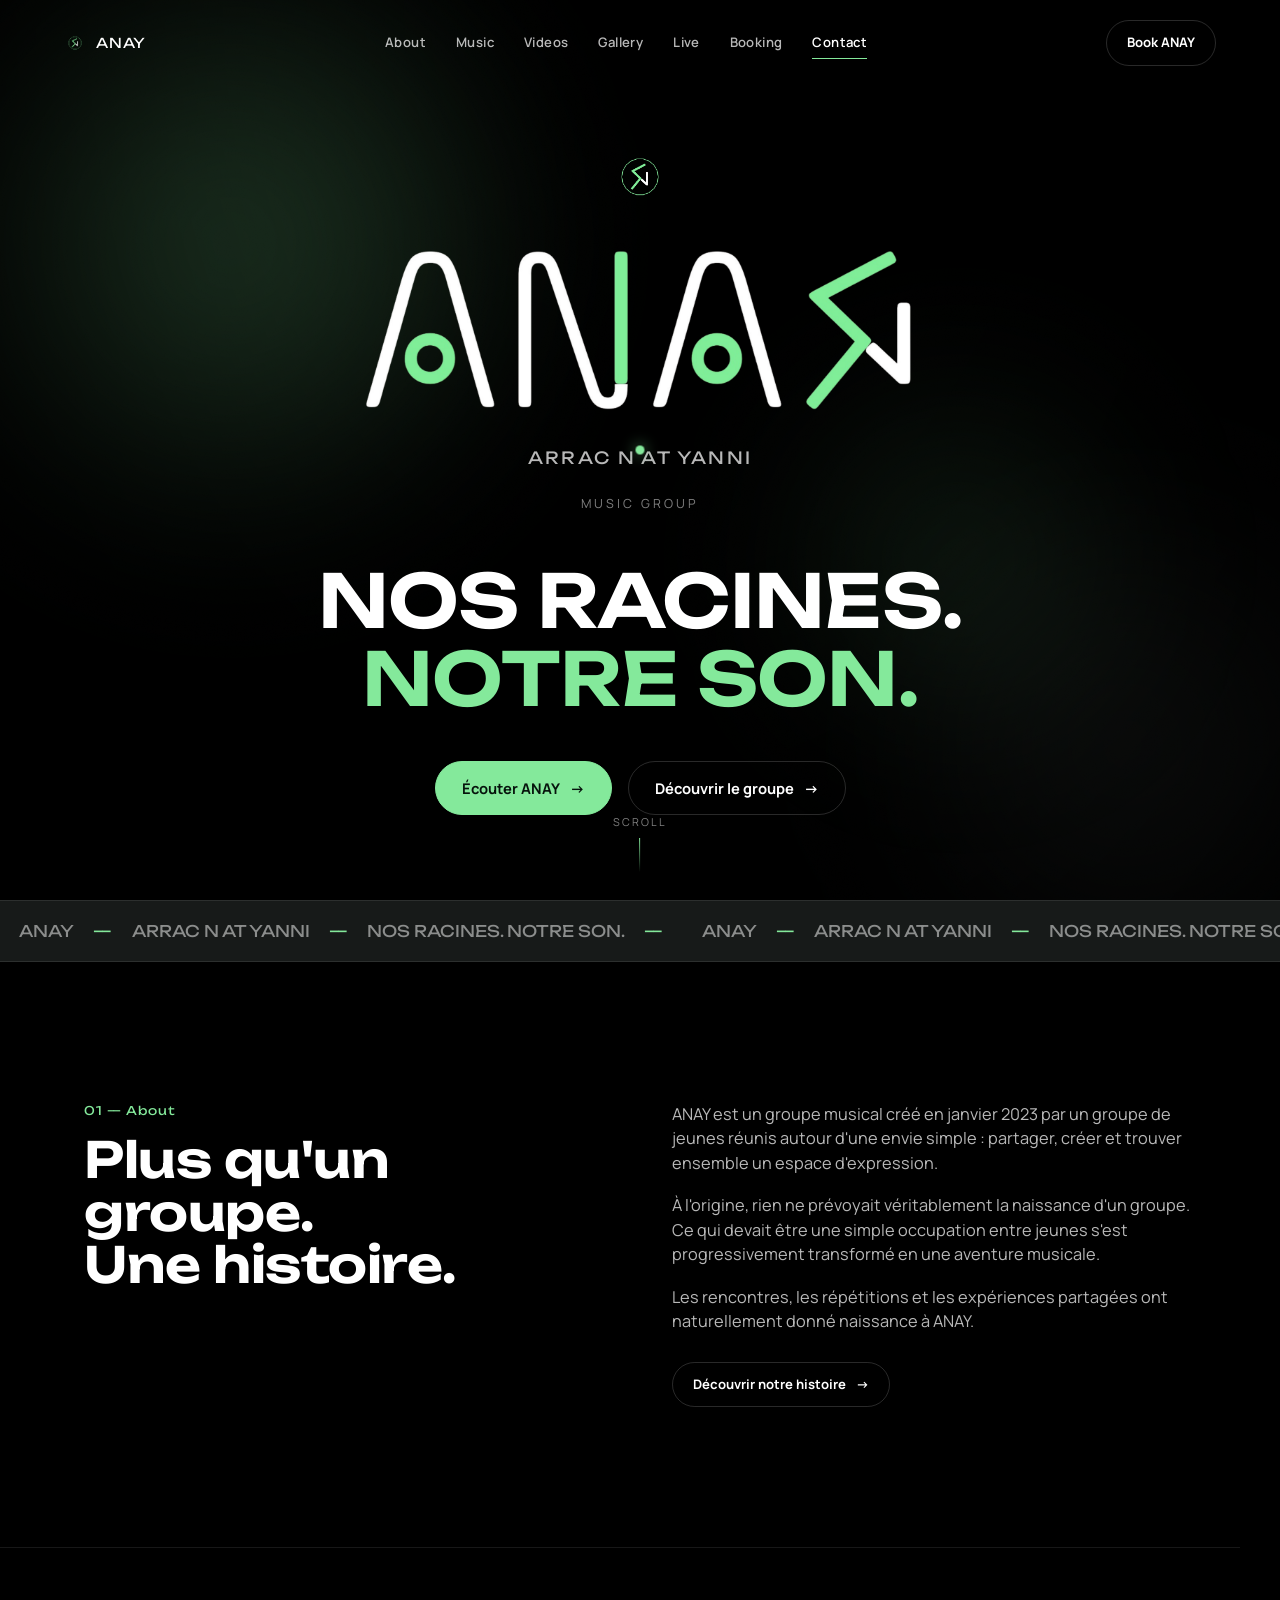
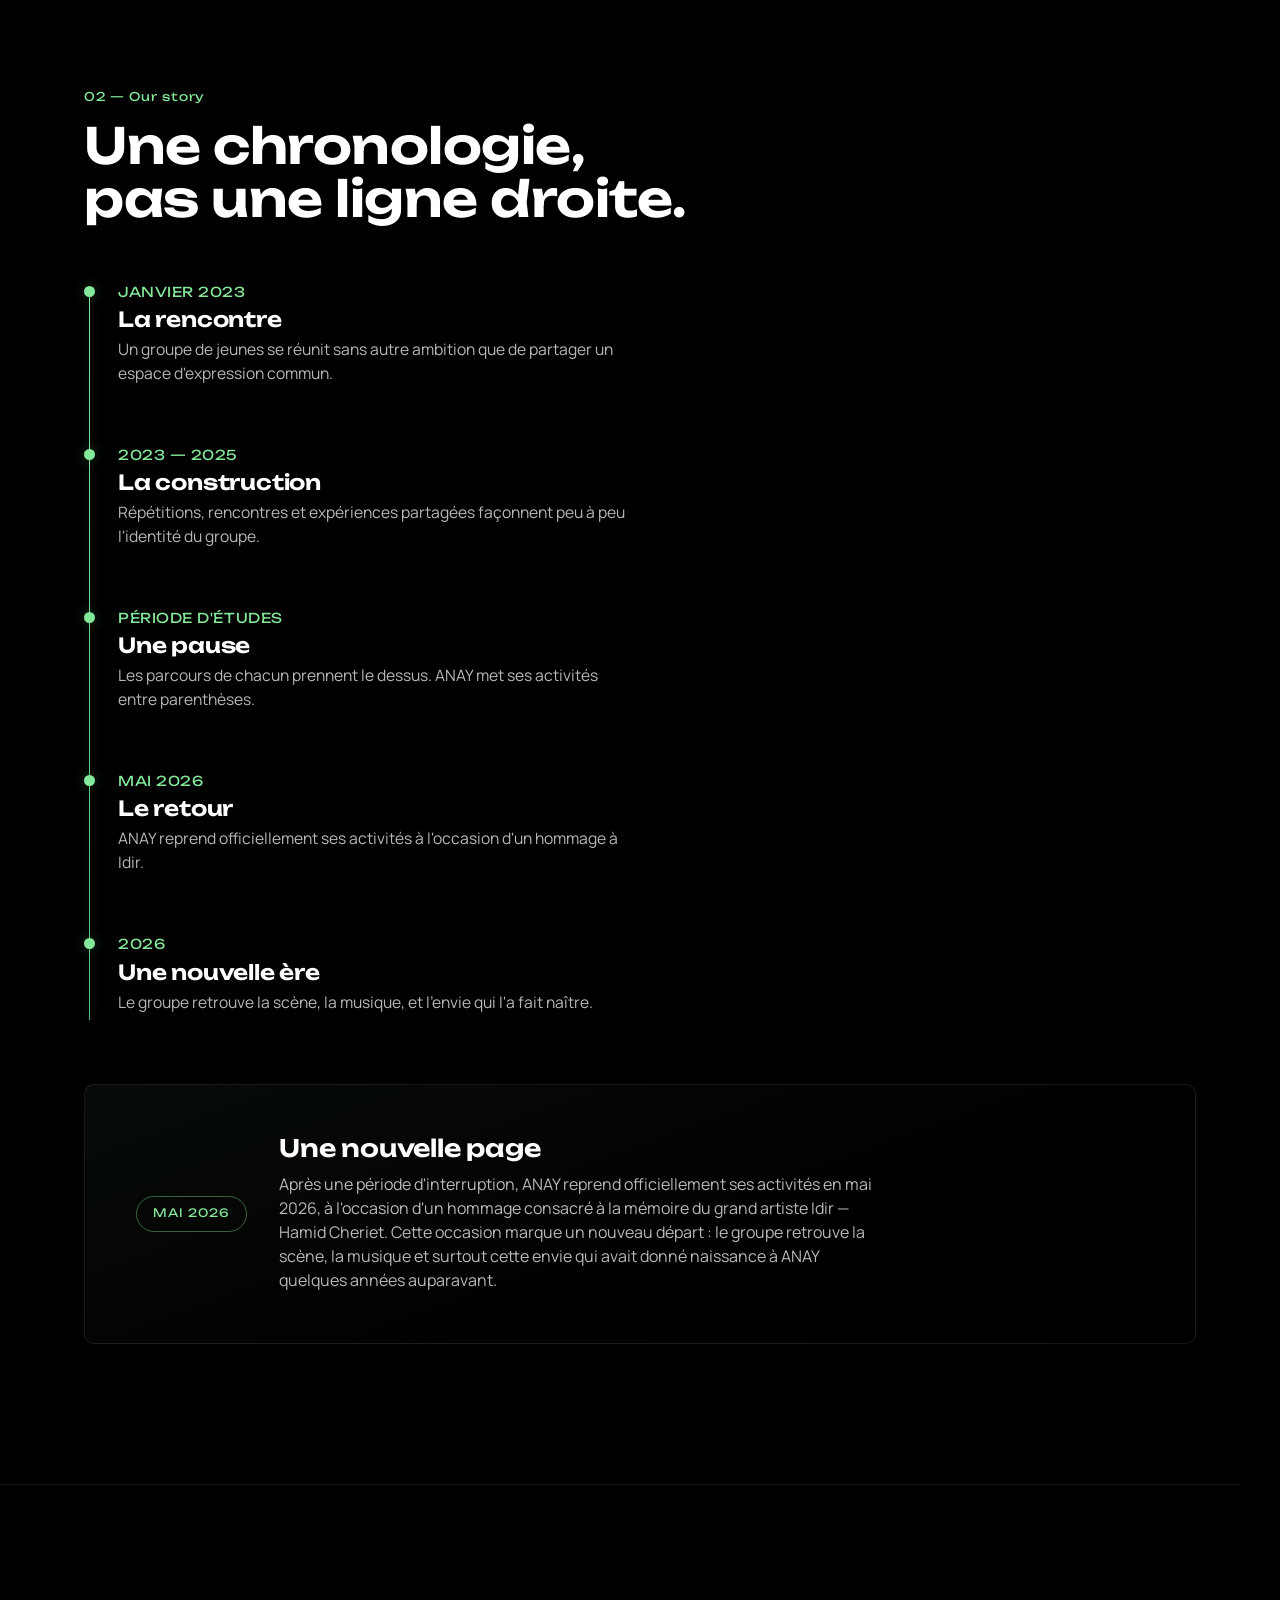
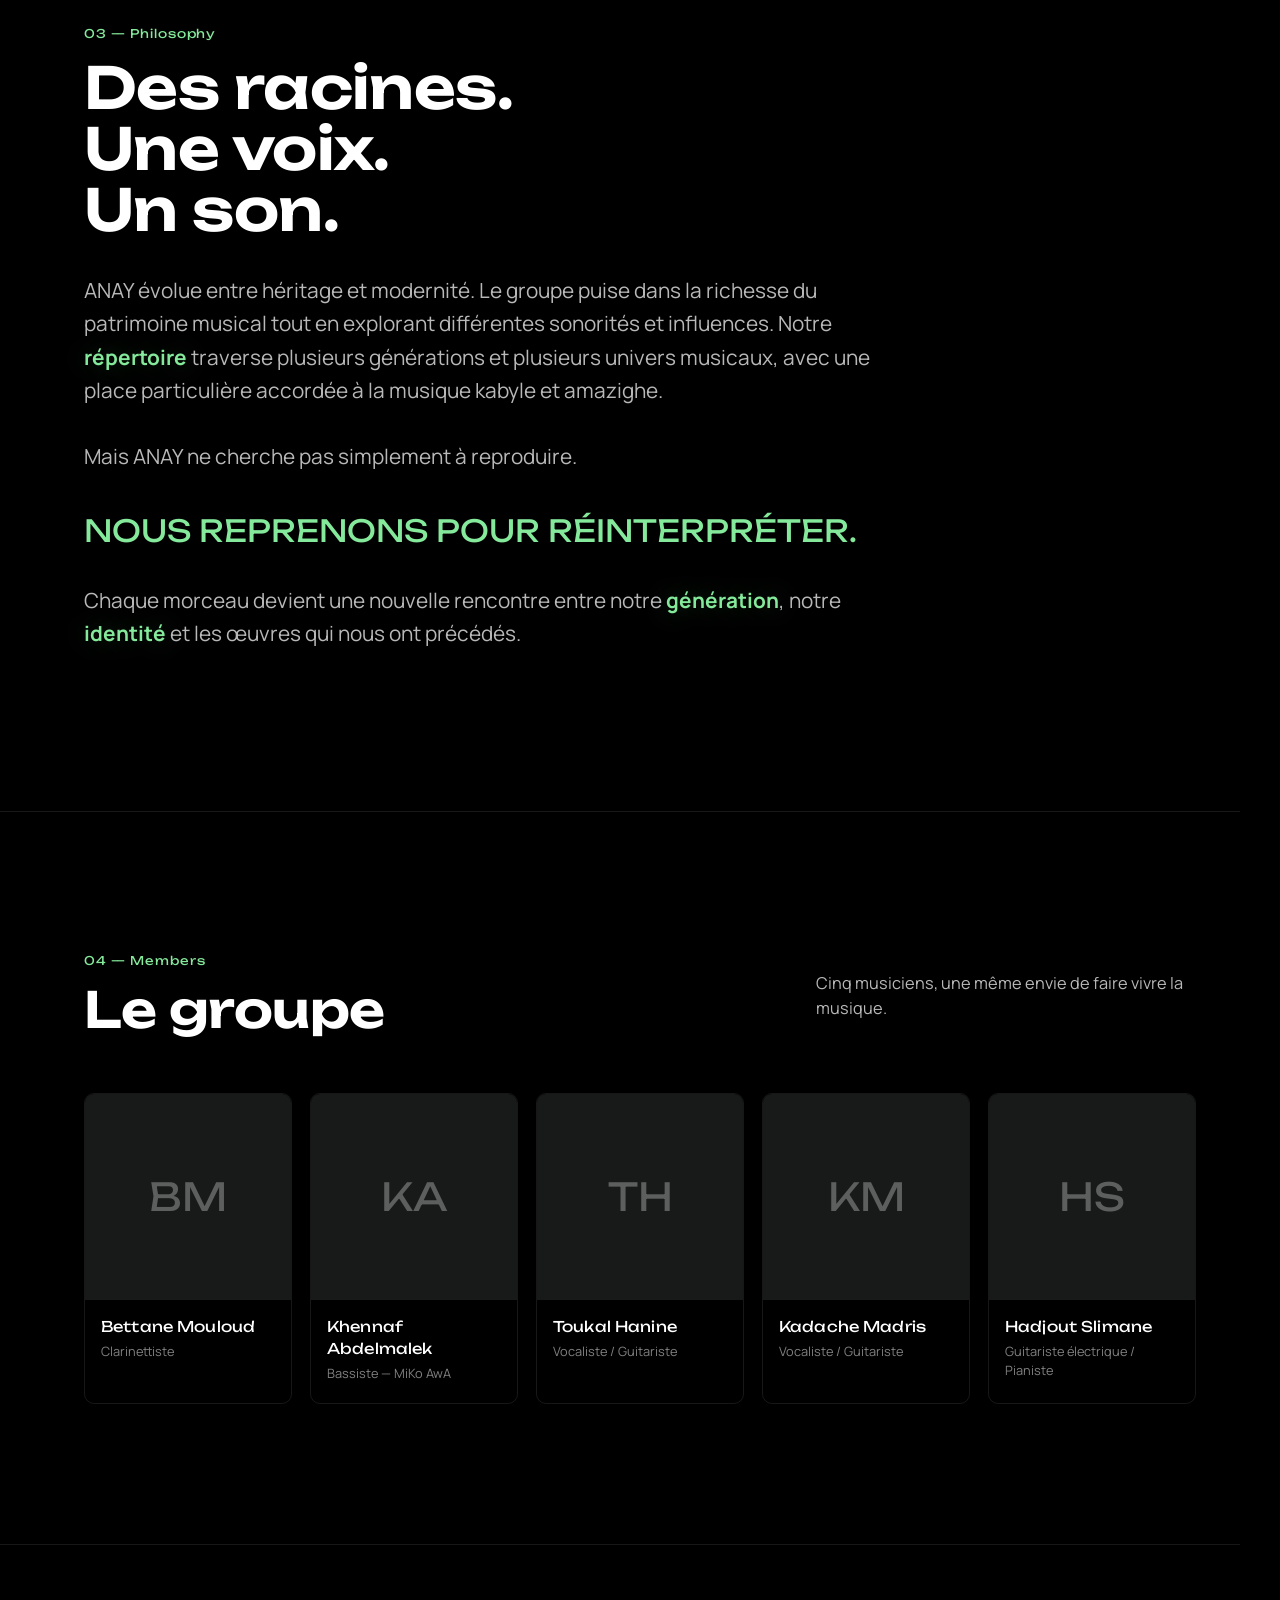
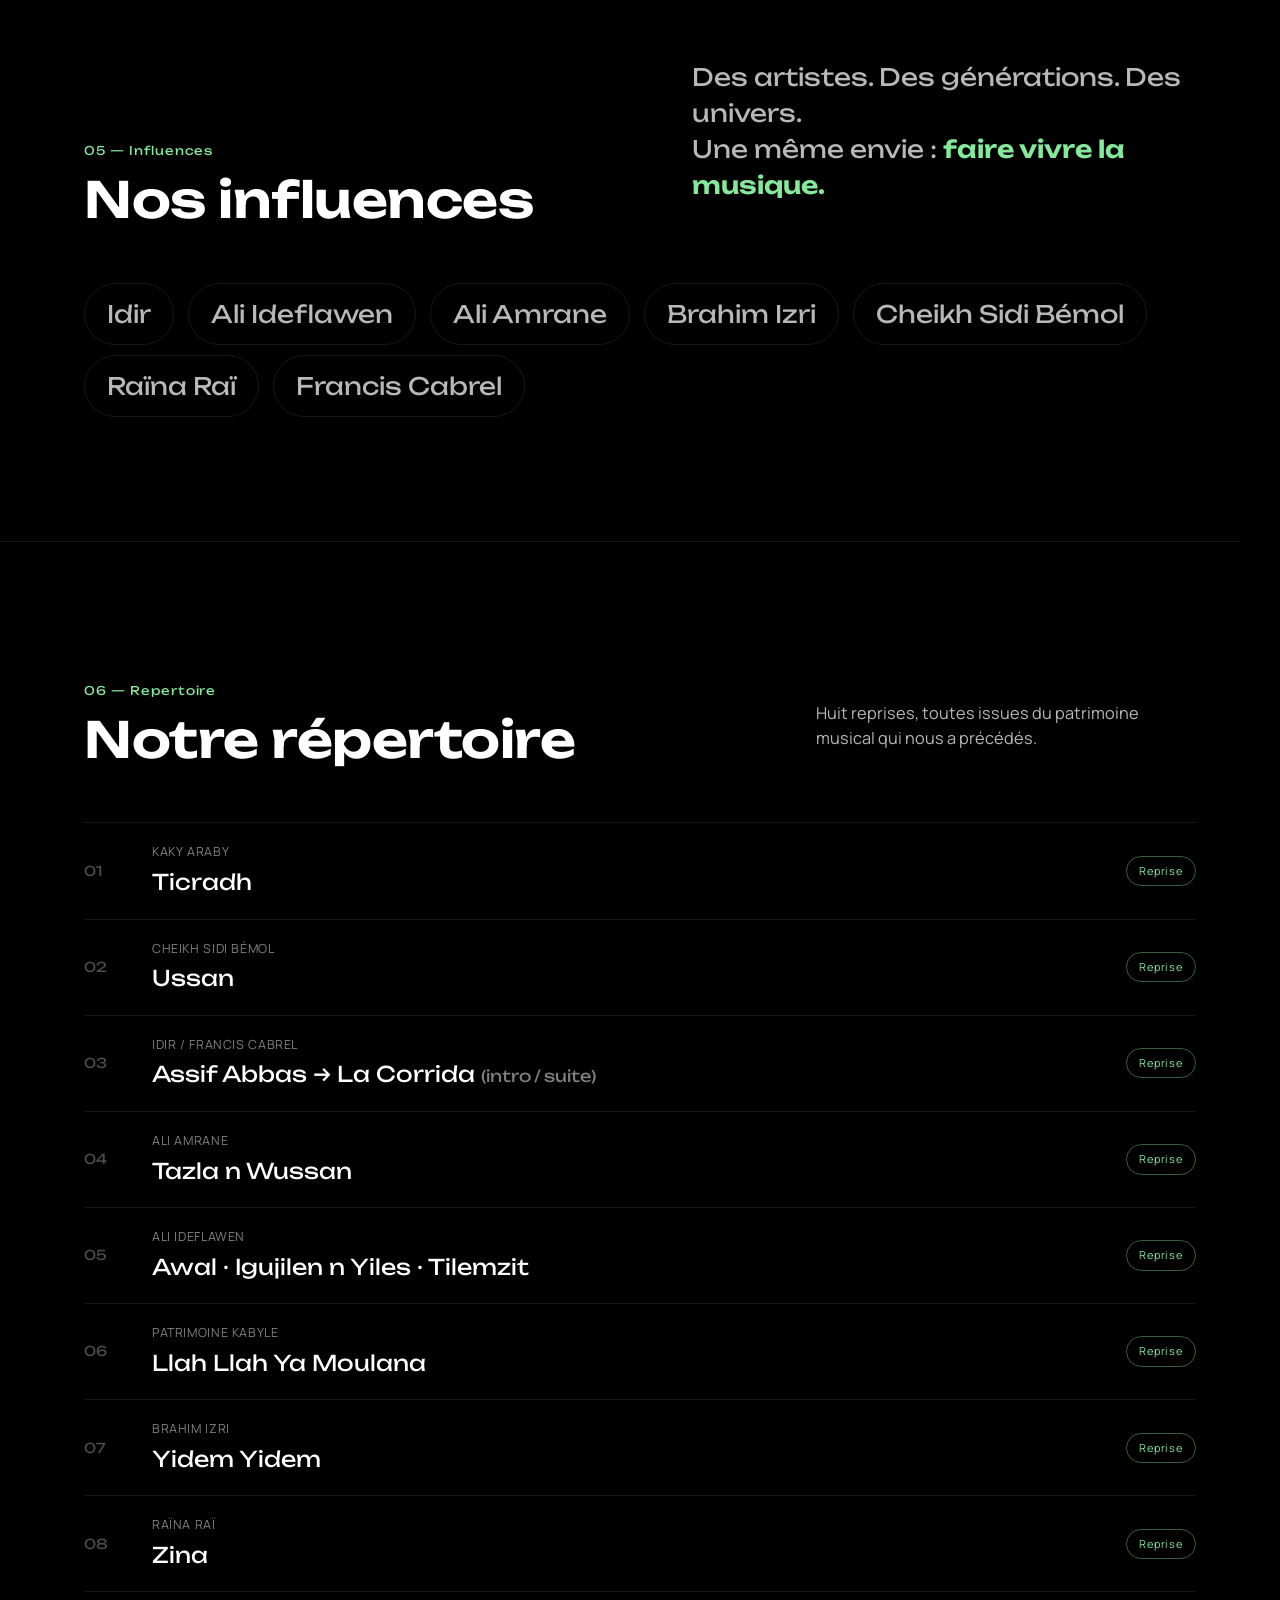
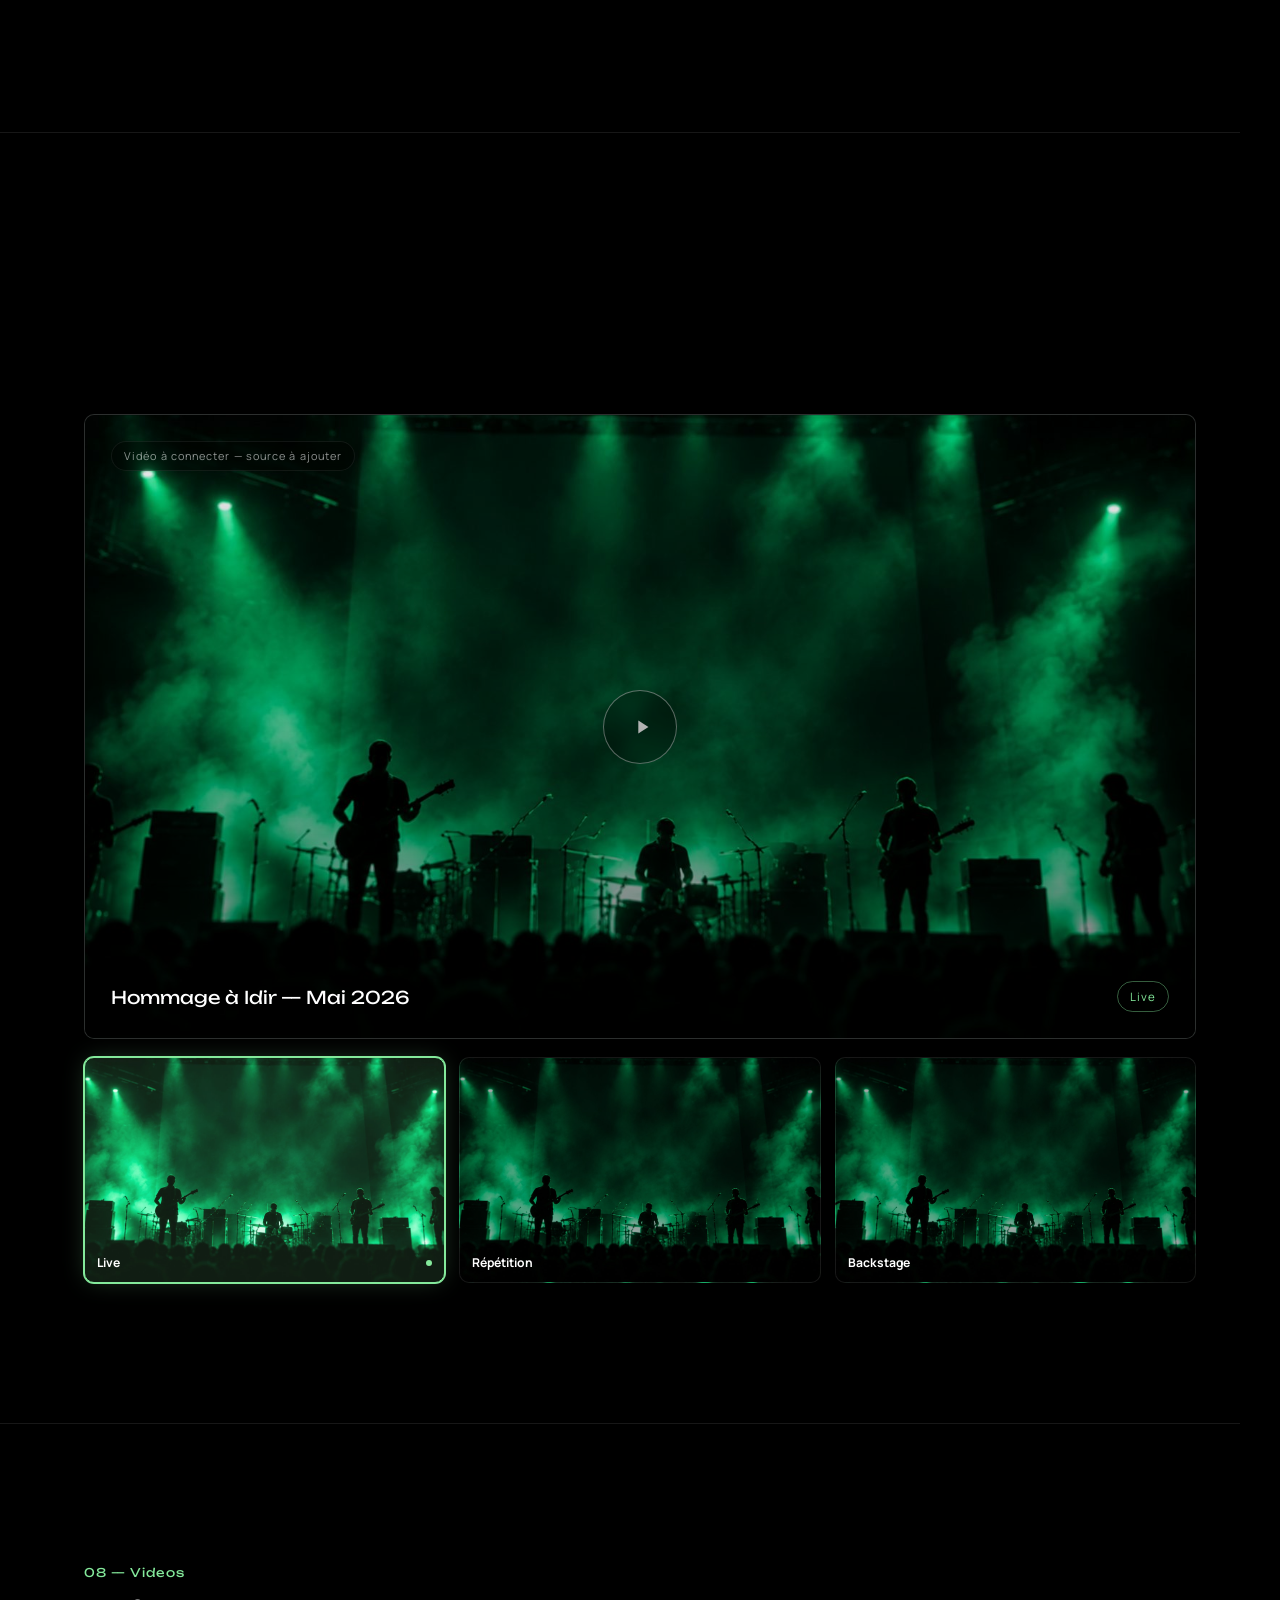
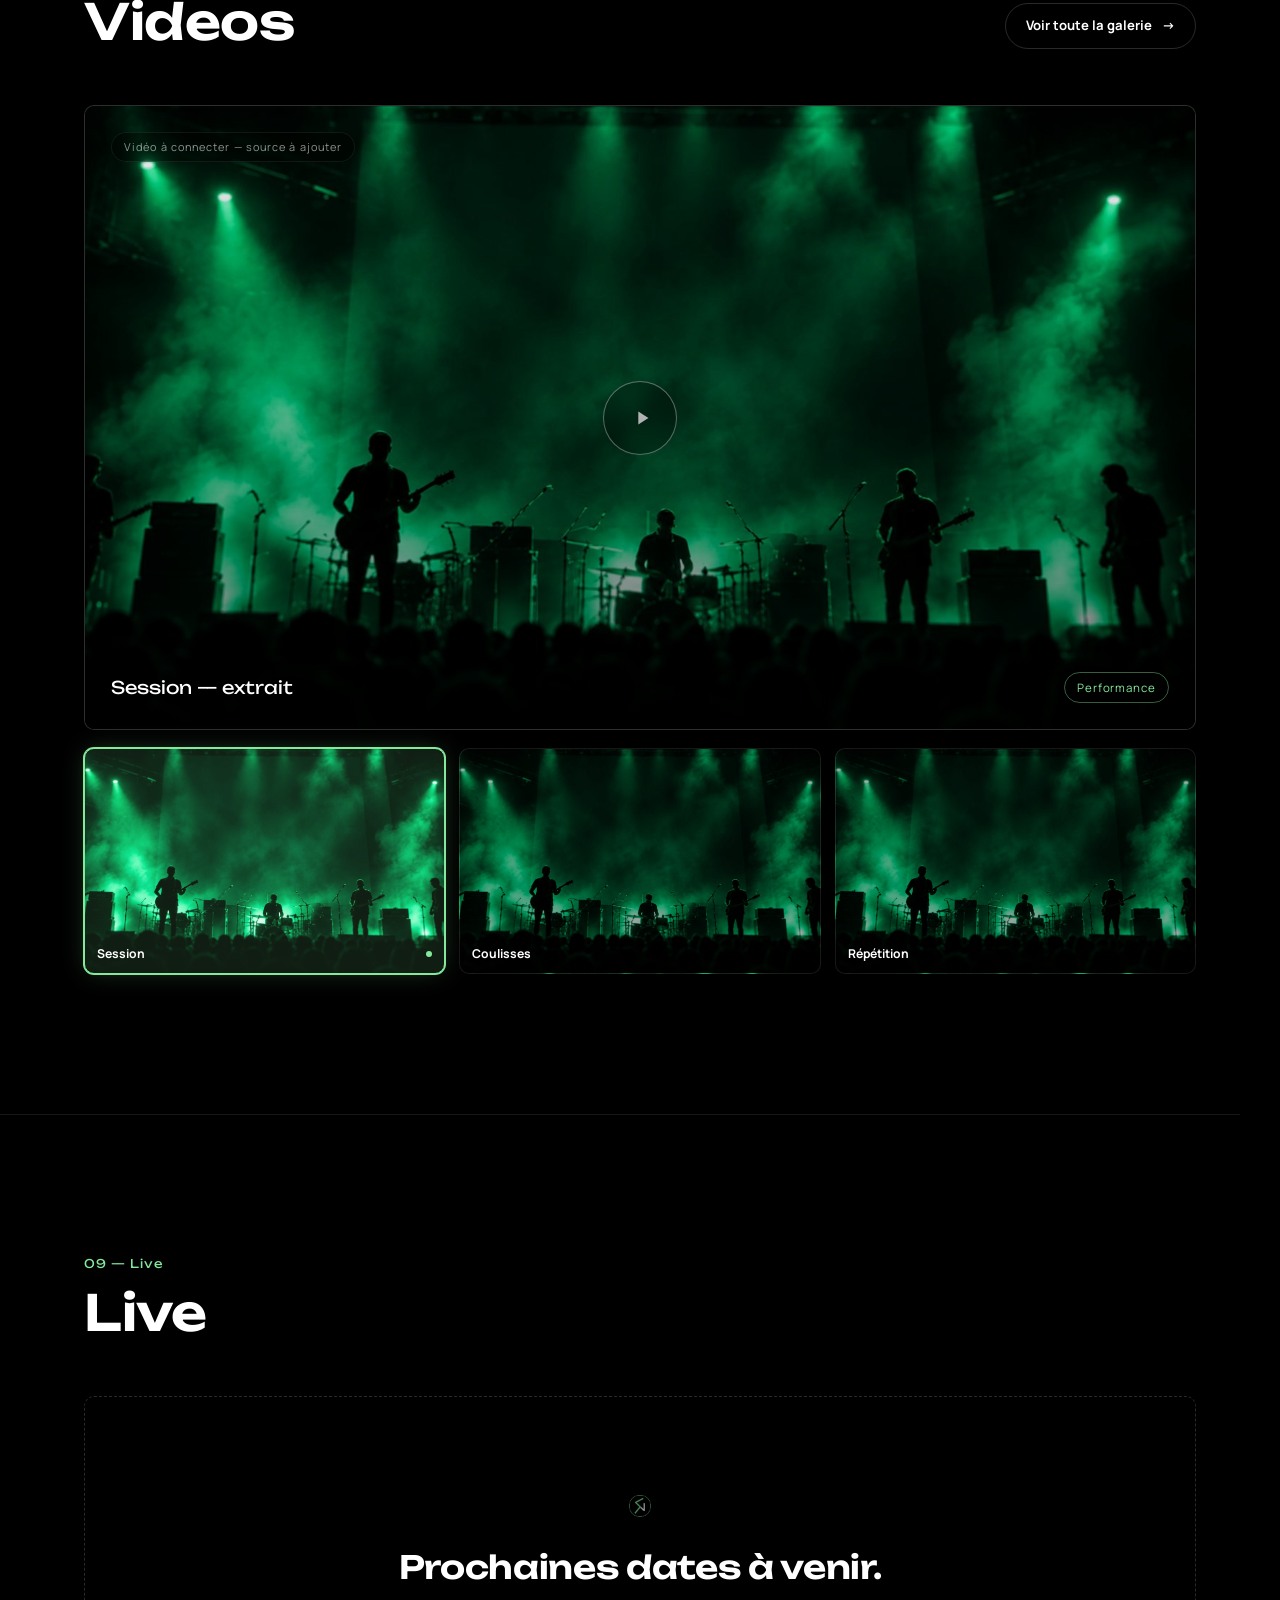
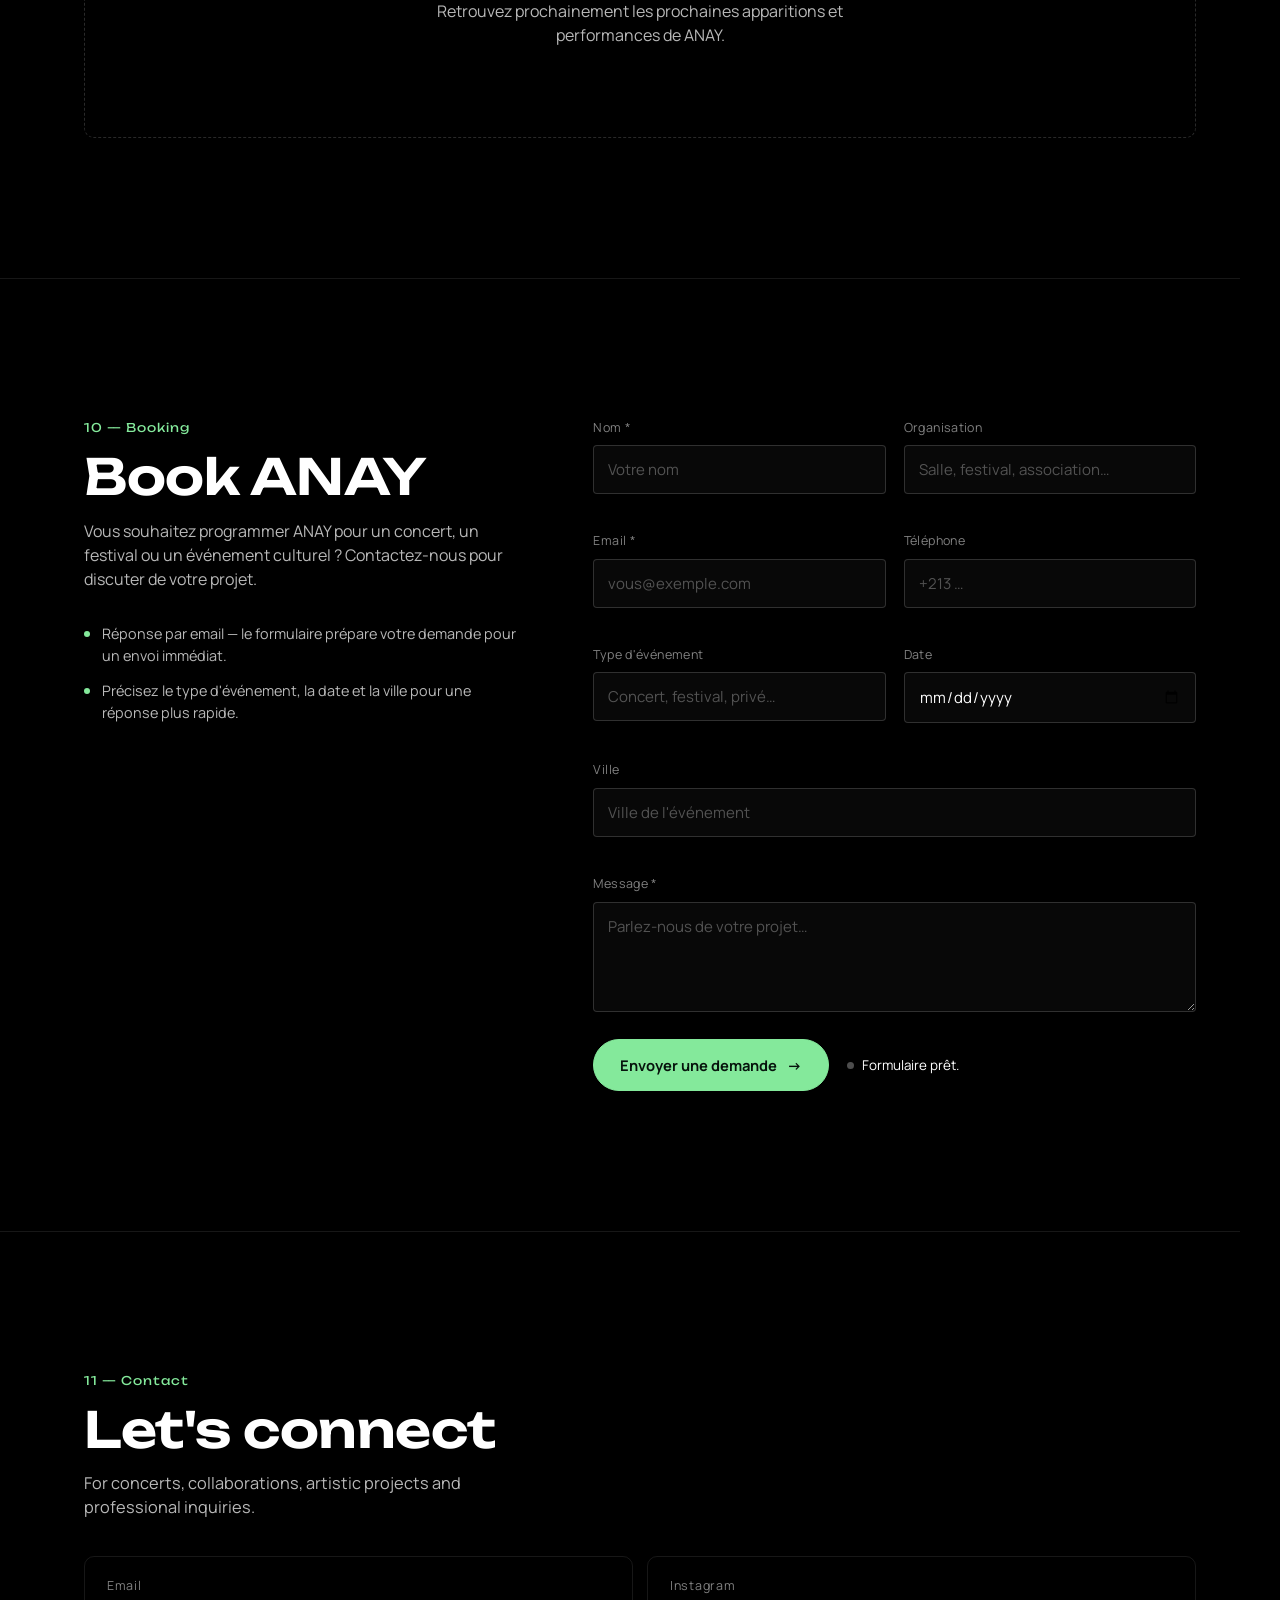
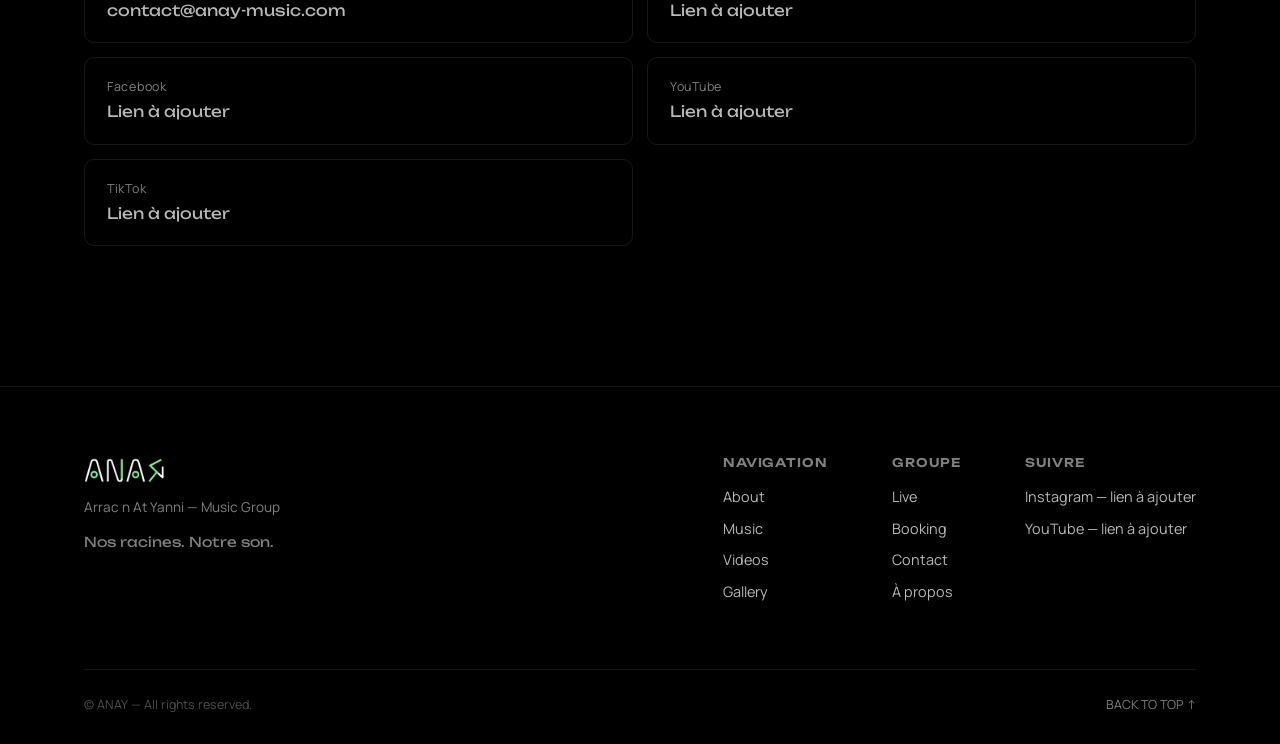
<file: index.html>
<!doctype html>
<html lang="fr">
<head>
<meta charset="UTF-8">
<meta name="viewport" content="width=device-width, initial-scale=1">
<title>ANAY — Arrac n At Yanni | Groupe musical</title>
<meta name="description" content="ANAY — Arrac n At Yanni. Nos racines. Notre son. Groupe musical né en 2023, de retour depuis mai 2026. Musique kabyle et amazighe réinterprétée.">
<link rel="icon" href="assets/logo-mark.png">
<link rel="stylesheet" href="css/styles.css">
</head>
<body>

<div class="veil"><img src="assets/logo-mark.png" alt=""></div>

<div class="atmosphere" aria-hidden="true">
  <div class="blob blob-1"></div>
  <div class="blob blob-2"></div>
  <div class="blob blob-3"></div>
  <div class="grain"></div>
</div>

<!-- ============ NAV ============ -->
<header class="site-nav">
  <a href="index.html" class="nav-brand" data-transition>
    <img src="assets/logo-mark.png" alt="ANAY">
    <span>ANAY</span>
  </a>
  <nav class="nav-links">
    <a href="#about">About</a>
    <a href="#music">Music</a>
    <a href="#videos">Videos</a>
    <a href="gallery.html" data-transition>Gallery</a>
    <a href="#live">Live</a>
    <a href="#booking">Booking</a>
    <a href="#contact">Contact</a>
  </nav>
  <div class="nav-cta">
    <a href="#booking" class="btn btn-sm">Book ANAY</a>
    <button class="nav-toggle" aria-label="Menu">
      <span class="bar"></span><span class="bar"></span><span class="bar"></span>
    </button>
  </div>
</header>

<div class="mobile-menu">
  <ul>
    <li><a href="#about">About</a></li>
    <li><a href="#music">Music</a></li>
    <li><a href="#videos">Videos</a></li>
    <li><a href="gallery.html" data-transition>Gallery</a></li>
    <li><a href="#live">Live</a></li>
    <li><a href="#booking">Booking</a></li>
    <li><a href="#contact">Contact</a></li>
  </ul>
  <div class="mobile-menu-foot">
    <a href="about.html" data-transition>À propos</a>
    <a href="#contact">Nous écrire</a>
  </div>
</div>

<main>

  <!-- ============ HERO ============ -->
  <section class="hero">
    <img class="hero-mark" src="assets/logo-mark.png" alt="">
    <img class="hero-wordmark" src="assets/logo-wordmark.png" alt="ANAY">
    <p class="hero-fullname">ARRAC N AT YANNI</p>
    <p class="hero-kind">MUSIC GROUP</p>
    <h1 class="hero-slogan">NOS RACINES.<br><em>NOTRE SON.</em></h1>
    <div class="hero-actions">
      <a href="#music" class="btn btn-primary">Écouter ANAY <span class="arrow">→</span></a>
      <a href="#about" class="btn btn-ghost">Découvrir le groupe <span class="arrow">→</span></a>
    </div>
    <div class="hero-scroll"><span>SCROLL</span><span class="line"></span></div>
  </section>

  <div class="marquee" aria-hidden="true">
    <div class="marquee-track">
      <span>ANAY <i>—</i> ARRAC N AT YANNI <i>—</i> NOS RACINES. NOTRE SON. <i>—</i></span>
      <span>ANAY <i>—</i> ARRAC N AT YANNI <i>—</i> NOS RACINES. NOTRE SON. <i>—</i></span>
      <span>ANAY <i>—</i> ARRAC N AT YANNI <i>—</i> NOS RACINES. NOTRE SON. <i>—</i></span>
      <span>ANAY <i>—</i> ARRAC N AT YANNI <i>—</i> NOS RACINES. NOTRE SON. <i>—</i></span>
    </div>
  </div>

  <!-- ============ ABOUT ============ -->
  <section class="section" id="about">
    <div class="container">
      <div class="about-grid reveal">
        <div>
          <span class="section-num">01 — About</span>
          <h2 class="section-title">Plus qu'un groupe.<br>Une histoire.</h2>
        </div>
        <div class="about-copy">
          <p>ANAY est un groupe musical créé en janvier 2023 par un groupe de jeunes réunis autour d'une envie simple&nbsp;: partager, créer et trouver ensemble un espace d'expression.</p>
          <p>À l'origine, rien ne prévoyait véritablement la naissance d'un groupe. Ce qui devait être une simple occupation entre jeunes s'est progressivement transformé en une aventure musicale.</p>
          <p>Les rencontres, les répétitions et les expériences partagées ont naturellement donné naissance à ANAY.</p>
          <a href="#story" class="btn btn-sm">Découvrir notre histoire <span class="arrow">→</span></a>
        </div>
      </div>
    </div>
  </section>

  <hr class="divider container">

  <!-- ============ OUR STORY ============ -->
  <section class="section" id="story">
    <div class="container">
      <div class="section-head reveal">
        <div>
          <span class="section-num">02 — Our story</span>
          <h2 class="section-title">Une chronologie,<br>pas une ligne droite.</h2>
        </div>
      </div>

      <div class="timeline reveal">
        <div class="timeline-fill"></div>

        <div class="tl-item">
          <div class="tl-date">JANVIER 2023</div>
          <h3 class="tl-title">La rencontre</h3>
          <p class="tl-text">Un groupe de jeunes se réunit sans autre ambition que de partager un espace d'expression commun.</p>
        </div>

        <div class="tl-item">
          <div class="tl-date">2023 — 2025</div>
          <h3 class="tl-title">La construction</h3>
          <p class="tl-text">Répétitions, rencontres et expériences partagées façonnent peu à peu l'identité du groupe.</p>
        </div>

        <div class="tl-item">
          <div class="tl-date">PÉRIODE D'ÉTUDES</div>
          <h3 class="tl-title">Une pause</h3>
          <p class="tl-text">Les parcours de chacun prennent le dessus. ANAY met ses activités entre parenthèses.</p>
        </div>

        <div class="tl-item">
          <div class="tl-date">MAI 2026</div>
          <h3 class="tl-title">Le retour</h3>
          <p class="tl-text">ANAY reprend officiellement ses activités à l'occasion d'un hommage à Idir.</p>
        </div>

        <div class="tl-item">
          <div class="tl-date">2026</div>
          <h3 class="tl-title">Une nouvelle ère</h3>
          <p class="tl-text">Le groupe retrouve la scène, la musique, et l'envie qui l'a fait naître.</p>
        </div>
      </div>

      <div class="return-panel reveal">
        <span class="return-tag">MAI 2026</span>
        <div>
          <h3>Une nouvelle page</h3>
          <p>Après une période d'interruption, ANAY reprend officiellement ses activités en mai 2026, à l'occasion d'un hommage consacré à la mémoire du grand artiste Idir — Hamid Cheriet. Cette occasion marque un nouveau départ&nbsp;: le groupe retrouve la scène, la musique et surtout cette envie qui avait donné naissance à ANAY quelques années auparavant.</p>
        </div>
      </div>
    </div>
  </section>

  <hr class="divider container">

  <!-- ============ PHILOSOPHY ============ -->
  <section class="section" id="philosophy">
    <div class="container">
      <div class="philosophy reveal">
        <span class="section-num">03 — Philosophy</span>
        <h2 class="philo-title">Des racines.<br>Une voix.<br>Un son.</h2>
        <p class="philo-body">
          ANAY évolue entre héritage et modernité. Le groupe puise dans la richesse du patrimoine musical tout en explorant différentes sonorités et influences. Notre <span class="philo-word">répertoire</span> traverse plusieurs générations et plusieurs univers musicaux, avec une place particulière accordée à la musique kabyle et amazighe.
          <br><br>
          Mais ANAY ne cherche pas simplement à reproduire.
        </p>
        <p class="philo-statement">NOUS REPRENONS POUR RÉINTERPRÉTER.</p>
        <p class="philo-body" style="margin-top:20px;">
          Chaque morceau devient une nouvelle rencontre entre notre <span class="philo-word">génération</span>, notre <span class="philo-word">identité</span> et les œuvres qui nous ont précédés.
        </p>
      </div>
    </div>
  </section>

  <hr class="divider container">

  <!-- ============ MEMBERS ============ -->
  <section class="section" id="members">
    <div class="container">
      <div class="section-head reveal">
        <div>
          <span class="section-num">04 — Members</span>
          <h2 class="section-title">Le groupe</h2>
        </div>
        <p class="section-lede">Cinq musiciens, une même envie de faire vivre la musique.</p>
      </div>

      <div class="members-grid reveal-stagger">
        <div class="member-card">
          <div class="member-photo"><span class="initials">BM</span></div>
          <div class="member-info">
            <div class="member-name">Bettane Mouloud</div>
            <div class="member-role">Clarinettiste</div>
          </div>
        </div>
        <div class="member-card">
          <div class="member-photo"><span class="initials">KA</span></div>
          <div class="member-info">
            <div class="member-name">Khennaf Abdelmalek</div>
            <div class="member-role">Bassiste — MiKo AwA</div>
          </div>
        </div>
        <div class="member-card">
          <div class="member-photo"><span class="initials">TH</span></div>
          <div class="member-info">
            <div class="member-name">Toukal Hanine</div>
            <div class="member-role">Vocaliste / Guitariste</div>
          </div>
        </div>
        <div class="member-card">
          <div class="member-photo"><span class="initials">KM</span></div>
          <div class="member-info">
            <div class="member-name">Kadache Madris</div>
            <div class="member-role">Vocaliste / Guitariste</div>
          </div>
        </div>
        <div class="member-card">
          <div class="member-photo"><span class="initials">HS</span></div>
          <div class="member-info">
            <div class="member-name">Hadjout Slimane</div>
            <div class="member-role">Guitariste électrique / Pianiste</div>
          </div>
        </div>
      </div>
    </div>
  </section>

  <hr class="divider container">

  <!-- ============ INFLUENCES ============ -->
  <section class="section section-tight" id="influences">
    <div class="container">
      <div class="section-head reveal">
        <div>
          <span class="section-num">05 — Influences</span>
          <h2 class="section-title">Nos influences</h2>
        </div>
        <p class="influences-note">Des artistes. Des générations. Des univers.<br>Une même envie&nbsp;: <b>faire vivre la musique.</b></p>
      </div>
      <div class="influences-list reveal-stagger">
        <span class="influence-chip">Idir</span>
        <span class="influence-chip">Ali Ideflawen</span>
        <span class="influence-chip">Ali Amrane</span>
        <span class="influence-chip">Brahim Izri</span>
        <span class="influence-chip">Cheikh Sidi Bémol</span>
        <span class="influence-chip">Raïna Raï</span>
        <span class="influence-chip">Francis Cabrel</span>
      </div>
    </div>
  </section>

  <hr class="divider container">

  <!-- ============ REPERTOIRE ============ -->
  <section class="section" id="music">
    <div class="container">
      <div class="section-head reveal">
        <div>
          <span class="section-num">06 — Repertoire</span>
          <h2 class="section-title">Notre répertoire</h2>
        </div>
        <p class="section-lede">Huit reprises, toutes issues du patrimoine musical qui nous a précédés.</p>
      </div>

      <div class="repertoire-list reveal">
        <div class="rep-item">
          <span class="rep-num">01</span>
          <div class="rep-main"><div class="rep-artist">Kaky Araby</div><div class="rep-song">Ticradh</div></div>
          <span class="rep-tag">Reprise</span>
        </div>
        <div class="rep-item">
          <span class="rep-num">02</span>
          <div class="rep-main"><div class="rep-artist">Cheikh Sidi Bémol</div><div class="rep-song">Ussan</div></div>
          <span class="rep-tag">Reprise</span>
        </div>
        <div class="rep-item">
          <span class="rep-num">03</span>
          <div class="rep-main"><div class="rep-artist">Idir / Francis Cabrel</div><div class="rep-song">Assif Abbas → La Corrida <span style="color:var(--ink-50); font-size:.75em;">(intro / suite)</span></div></div>
          <span class="rep-tag">Reprise</span>
        </div>
        <div class="rep-item">
          <span class="rep-num">04</span>
          <div class="rep-main"><div class="rep-artist">Ali Amrane</div><div class="rep-song">Tazla n Wussan</div></div>
          <span class="rep-tag">Reprise</span>
        </div>
        <div class="rep-item">
          <span class="rep-num">05</span>
          <div class="rep-main"><div class="rep-artist">Ali Ideflawen</div><div class="rep-song">Awal · Igujilen n Yiles · Tilemzit</div></div>
          <span class="rep-tag">Reprise</span>
        </div>
        <div class="rep-item">
          <span class="rep-num">06</span>
          <div class="rep-main"><div class="rep-artist">Patrimoine kabyle</div><div class="rep-song">Llah Llah Ya Moulana</div></div>
          <span class="rep-tag">Reprise</span>
        </div>
        <div class="rep-item">
          <span class="rep-num">07</span>
          <div class="rep-main"><div class="rep-artist">Brahim Izri</div><div class="rep-song">Yidem Yidem</div></div>
          <span class="rep-tag">Reprise</span>
        </div>
        <div class="rep-item">
          <span class="rep-num">08</span>
          <div class="rep-main"><div class="rep-artist">Raïna Raï</div><div class="rep-song">Zina</div></div>
          <span class="rep-tag">Reprise</span>
        </div>
      </div>
    </div>
  </section>

  <hr class="divider container">

  <!-- ============ ON STAGE — VIDEO SWITCHER ============ -->
  <section class="section" id="onstage">
    <div class="container">
      <div class="section-head reveal">
        <div>
          <span class="section-num">07 — On stage</span>
          <h2 class="section-title">ANAY en scène</h2>
        </div>
        <p class="section-lede">Les sources vidéo seront ajoutées au fil des prochaines dates.</p>
      </div>

      <div class="video-switcher reveal" data-video-switcher>
        <div class="video-stage">
          <div class="video-stage-media" style="background-image:url('assets/stage.jpg')"></div>
          <button class="video-play" aria-label="Lire la vidéo"><svg viewBox="0 0 24 24"><path d="M8 5v14l11-7z"/></svg></button>
          <span class="video-note" style="opacity:.85">Vidéo à connecter — source à ajouter</span>
          <div class="video-stage-overlay">
            <div class="video-meta">
              <span class="video-meta-title">Hommage à Idir — Mai 2026</span>
              <span class="video-meta-cat">Live</span>
            </div>
          </div>
        </div>
        <div class="video-thumbs">
          <div class="video-thumb is-active" style="background-image:url('assets/stage.jpg')" data-poster="assets/stage.jpg" data-title="Hommage à Idir — Mai 2026" data-cat="Live">
            <span class="video-thumb-label">Live <span class="video-thumb-dot"></span></span>
          </div>
          <div class="video-thumb" style="background-image:url('assets/stage.jpg')" data-poster="assets/stage.jpg" data-title="En répétition" data-cat="Répétition">
            <span class="video-thumb-label">Répétition <span class="video-thumb-dot"></span></span>
          </div>
          <div class="video-thumb" style="background-image:url('assets/stage.jpg')" data-poster="assets/stage.jpg" data-title="Backstage" data-cat="Backstage">
            <span class="video-thumb-label">Backstage <span class="video-thumb-dot"></span></span>
          </div>
        </div>
      </div>
    </div>
  </section>

  <hr class="divider container">

  <!-- ============ VIDEOS ============ -->
  <section class="section" id="videos">
    <div class="container">
      <div class="section-head reveal">
        <div>
          <span class="section-num">08 — Videos</span>
          <h2 class="section-title">Videos</h2>
        </div>
        <a href="gallery.html" class="btn btn-sm" data-transition>Voir toute la galerie <span class="arrow">→</span></a>
      </div>

      <div class="video-switcher reveal" data-video-switcher>
        <div class="video-stage">
          <div class="video-stage-media" style="background-image:url('assets/stage.jpg')"></div>
          <button class="video-play" aria-label="Lire la vidéo"><svg viewBox="0 0 24 24"><path d="M8 5v14l11-7z"/></svg></button>
          <span class="video-note" style="opacity:.85">Vidéo à connecter — source à ajouter</span>
          <div class="video-stage-overlay">
            <div class="video-meta">
              <span class="video-meta-title">Session — extrait</span>
              <span class="video-meta-cat">Performance</span>
            </div>
          </div>
        </div>
        <div class="video-thumbs">
          <div class="video-thumb is-active" style="background-image:url('assets/stage.jpg')" data-poster="assets/stage.jpg" data-title="Session — extrait" data-cat="Performance">
            <span class="video-thumb-label">Session <span class="video-thumb-dot"></span></span>
          </div>
          <div class="video-thumb" style="background-image:url('assets/stage.jpg')" data-poster="assets/stage.jpg" data-title="Coulisses du concert" data-cat="Backstage">
            <span class="video-thumb-label">Coulisses <span class="video-thumb-dot"></span></span>
          </div>
          <div class="video-thumb" style="background-image:url('assets/stage.jpg')" data-poster="assets/stage.jpg" data-title="Répétition générale" data-cat="Répétition">
            <span class="video-thumb-label">Répétition <span class="video-thumb-dot"></span></span>
          </div>
        </div>
      </div>
    </div>
  </section>

  <hr class="divider container">

  <!-- ============ LIVE / EVENTS ============ -->
  <section class="section" id="live">
    <div class="container">
      <div class="section-head reveal">
        <div>
          <span class="section-num">09 — Live</span>
          <h2 class="section-title">Live</h2>
        </div>
      </div>
      <div class="live-empty reveal">
        <img class="mark-float" src="assets/logo-mark.png" alt="">
        <h3>Prochaines dates à venir.</h3>
        <p>Retrouvez prochainement les prochaines apparitions et performances de ANAY.</p>
      </div>
    </div>
  </section>

  <hr class="divider container">

  <!-- ============ BOOKING ============ -->
  <section class="section" id="booking">
    <div class="container">
      <div class="booking-wrap">
        <div class="booking-copy reveal">
          <span class="section-num">10 — Booking</span>
          <h2 class="section-title">Book ANAY</h2>
          <p>Vous souhaitez programmer ANAY pour un concert, un festival ou un événement culturel&nbsp;? Contactez-nous pour discuter de votre projet.</p>
          <div class="booking-facts">
            <div class="booking-fact"><span class="dot"></span><span>Réponse par email — le formulaire prépare votre demande pour un envoi immédiat.</span></div>
            <div class="booking-fact"><span class="dot"></span><span>Précisez le type d'événement, la date et la ville pour une réponse plus rapide.</span></div>
          </div>
        </div>

        <form id="booking-form" class="reveal" novalidate>
          <div class="form-grid">
            <div class="field">
              <label for="nom">Nom *</label>
              <input id="nom" name="nom" type="text" required placeholder="Votre nom">
              <span class="field-error"></span>
            </div>
            <div class="field">
              <label for="organisation">Organisation</label>
              <input id="organisation" name="organisation" type="text" placeholder="Salle, festival, association…">
              <span class="field-error"></span>
            </div>
            <div class="field">
              <label for="email">Email *</label>
              <input id="email" name="email" type="email" required placeholder="vous@exemple.com">
              <span class="field-error"></span>
            </div>
            <div class="field">
              <label for="telephone">Téléphone</label>
              <input id="telephone" name="telephone" type="tel" placeholder="+213 …">
              <span class="field-error"></span>
            </div>
            <div class="field">
              <label for="type_evenement">Type d'événement</label>
              <input id="type_evenement" name="type_evenement" type="text" placeholder="Concert, festival, privé…">
              <span class="field-error"></span>
            </div>
            <div class="field">
              <label for="date">Date</label>
              <input id="date" name="date" type="date">
              <span class="field-error"></span>
            </div>
            <div class="field full">
              <label for="ville">Ville</label>
              <input id="ville" name="ville" type="text" placeholder="Ville de l'événement">
              <span class="field-error"></span>
            </div>
            <div class="field full">
              <label for="message">Message *</label>
              <textarea id="message" name="message" required placeholder="Parlez-nous de votre projet…"></textarea>
              <span class="field-error"></span>
            </div>
          </div>
          <div class="form-foot">
            <button type="submit" class="btn btn-primary submit-btn"><span class="label">Envoyer une demande</span> <span class="arrow">→</span></button>
            <span class="form-status status-idle"><span class="dot"></span><span>Formulaire prêt.</span></span>
          </div>
        </form>
      </div>
    </div>
  </section>

  <hr class="divider container">

  <!-- ============ CONTACT ============ -->
  <section class="section" id="contact">
    <div class="container">
      <div class="reveal">
        <span class="section-num">11 — Contact</span>
        <h2 class="section-title">Let's connect</h2>
        <p class="section-lede" style="margin-top:14px;">For concerts, collaborations, artistic projects and professional inquiries.</p>
      </div>
      <!-- EDIT SOCIAL LINKS / EMAIL HERE -->
      <div class="contact-grid reveal-stagger">
        <div class="contact-card"><div><div class="plat">Email</div><div class="val">contact@anay-music.com</div></div></div>
        <div class="contact-card"><div><div class="plat">Instagram</div><div class="val">Lien à ajouter</div></div></div>
        <div class="contact-card"><div><div class="plat">Facebook</div><div class="val">Lien à ajouter</div></div></div>
        <div class="contact-card"><div><div class="plat">YouTube</div><div class="val">Lien à ajouter</div></div></div>
        <div class="contact-card"><div><div class="plat">TikTok</div><div class="val">Lien à ajouter</div></div></div>
      </div>
    </div>
  </section>

</main>

<!-- ============ FOOTER ============ -->
<footer class="site-footer">
  <div class="container">
    <div class="footer-top">
      <div class="footer-brand">
        <img src="assets/logo-wordmark.png" alt="ANAY">
        <p>Arrac n At Yanni — Music Group</p>
        <p class="footer-slogan">Nos racines. Notre son.</p>
      </div>
      <div class="footer-cols">
        <div class="footer-col">
          <h4>NAVIGATION</h4>
          <a href="#about">About</a>
          <a href="#music">Music</a>
          <a href="#videos">Videos</a>
          <a href="gallery.html" data-transition>Gallery</a>
        </div>
        <div class="footer-col">
          <h4>GROUPE</h4>
          <a href="#live">Live</a>
          <a href="#booking">Booking</a>
          <a href="#contact">Contact</a>
          <a href="about.html" data-transition>À propos</a>
        </div>
        <div class="footer-col">
          <h4>SUIVRE</h4>
          <!-- EDIT THESE LINKS WHEN YOU HAVE YOUR SOCIAL URLS -->
          <a href="#contact">Instagram — lien à ajouter</a>
          <a href="#contact">YouTube — lien à ajouter</a>
        </div>
      </div>
    </div>
    <div class="footer-bottom">
      <span>© ANAY — All rights reserved.</span>
      <a href="#top" class="to-top">BACK TO TOP ↑</a>
    </div>
  </div>
</footer>

<script src="js/main.js"></script>
</body>
</html>
</file>
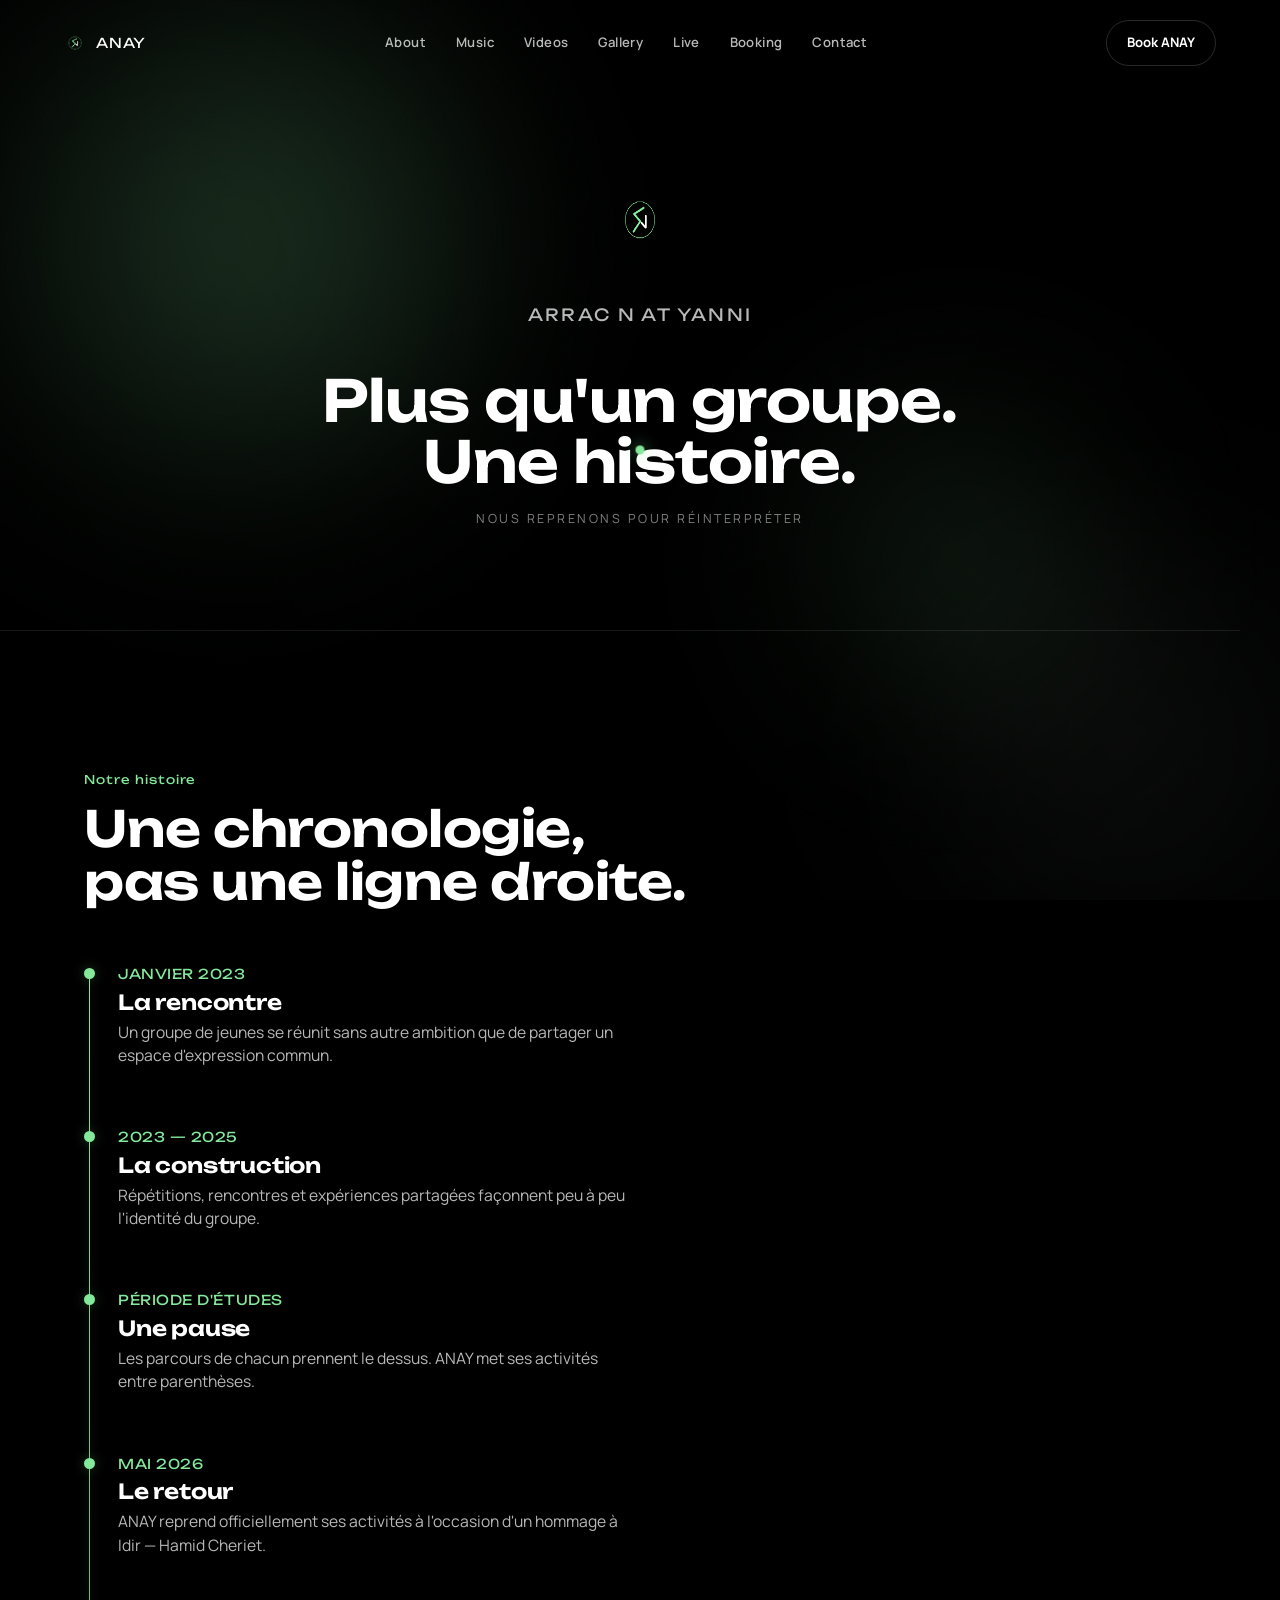
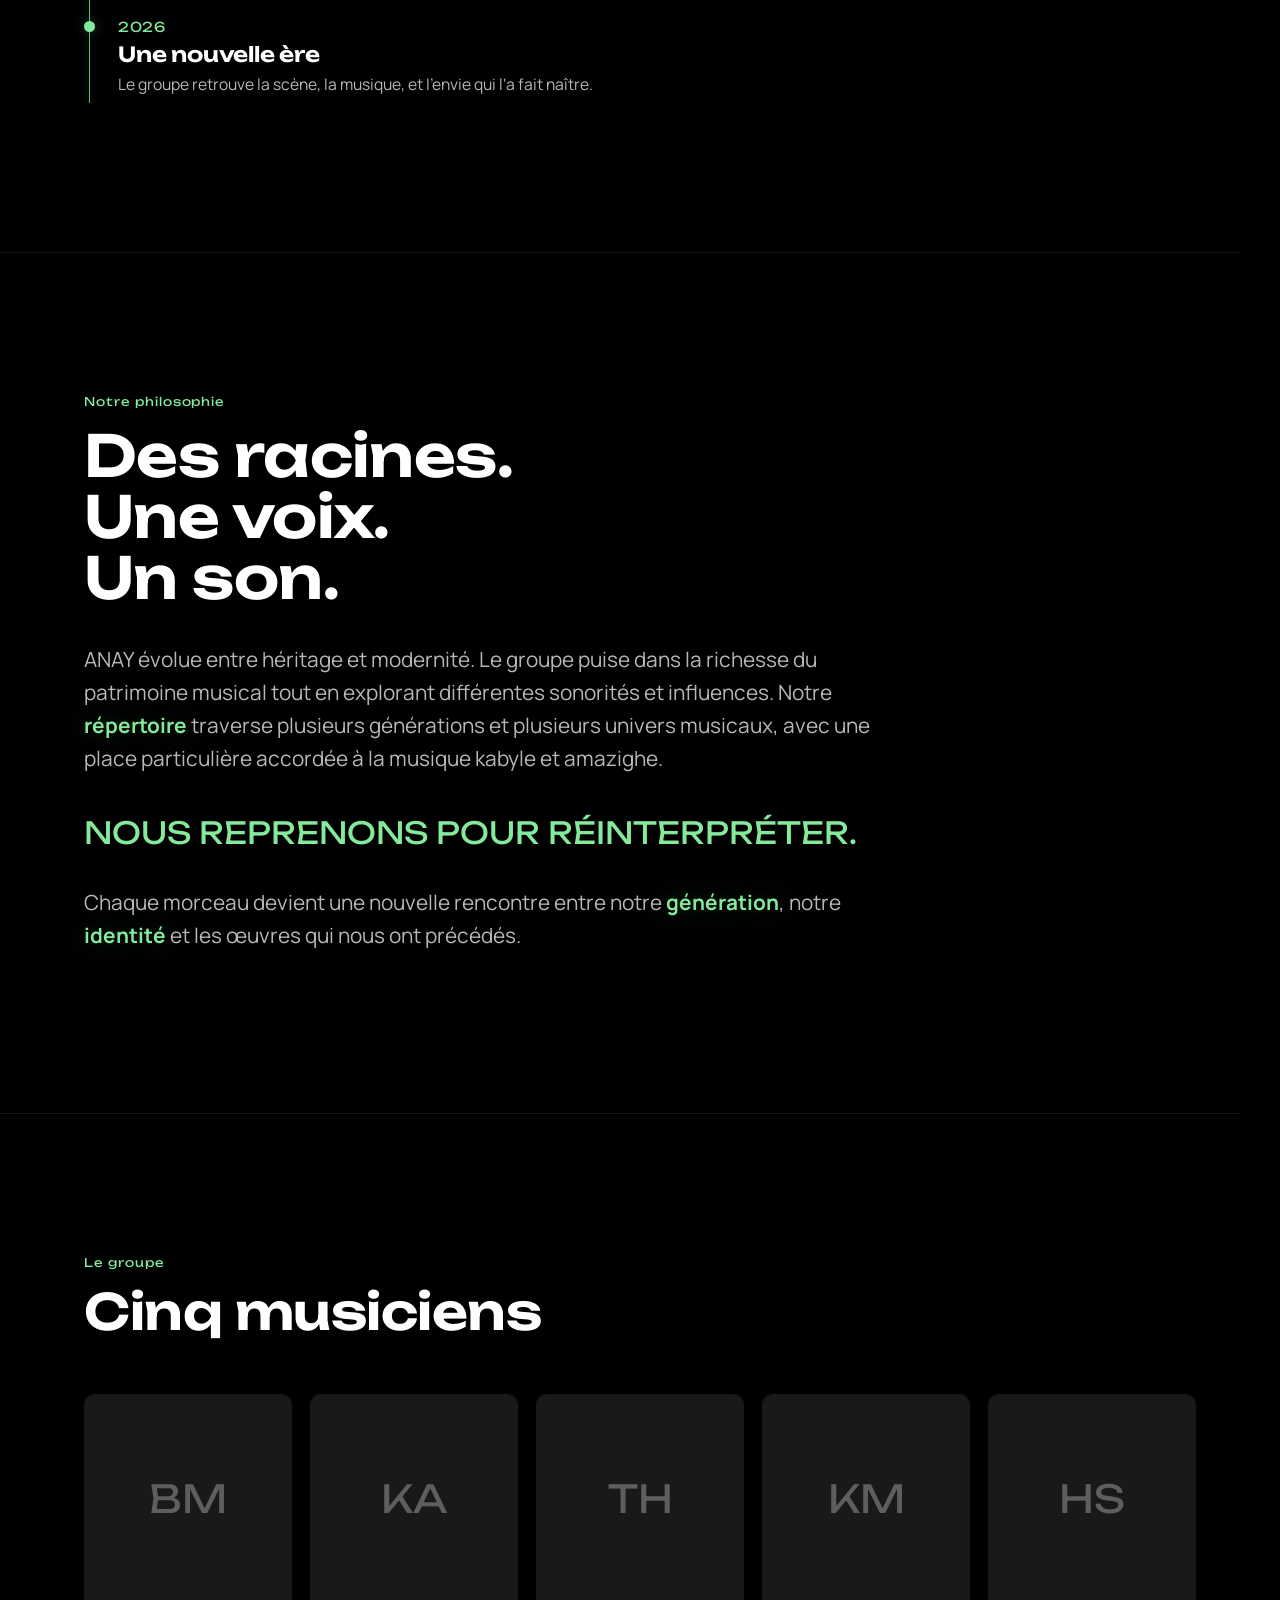
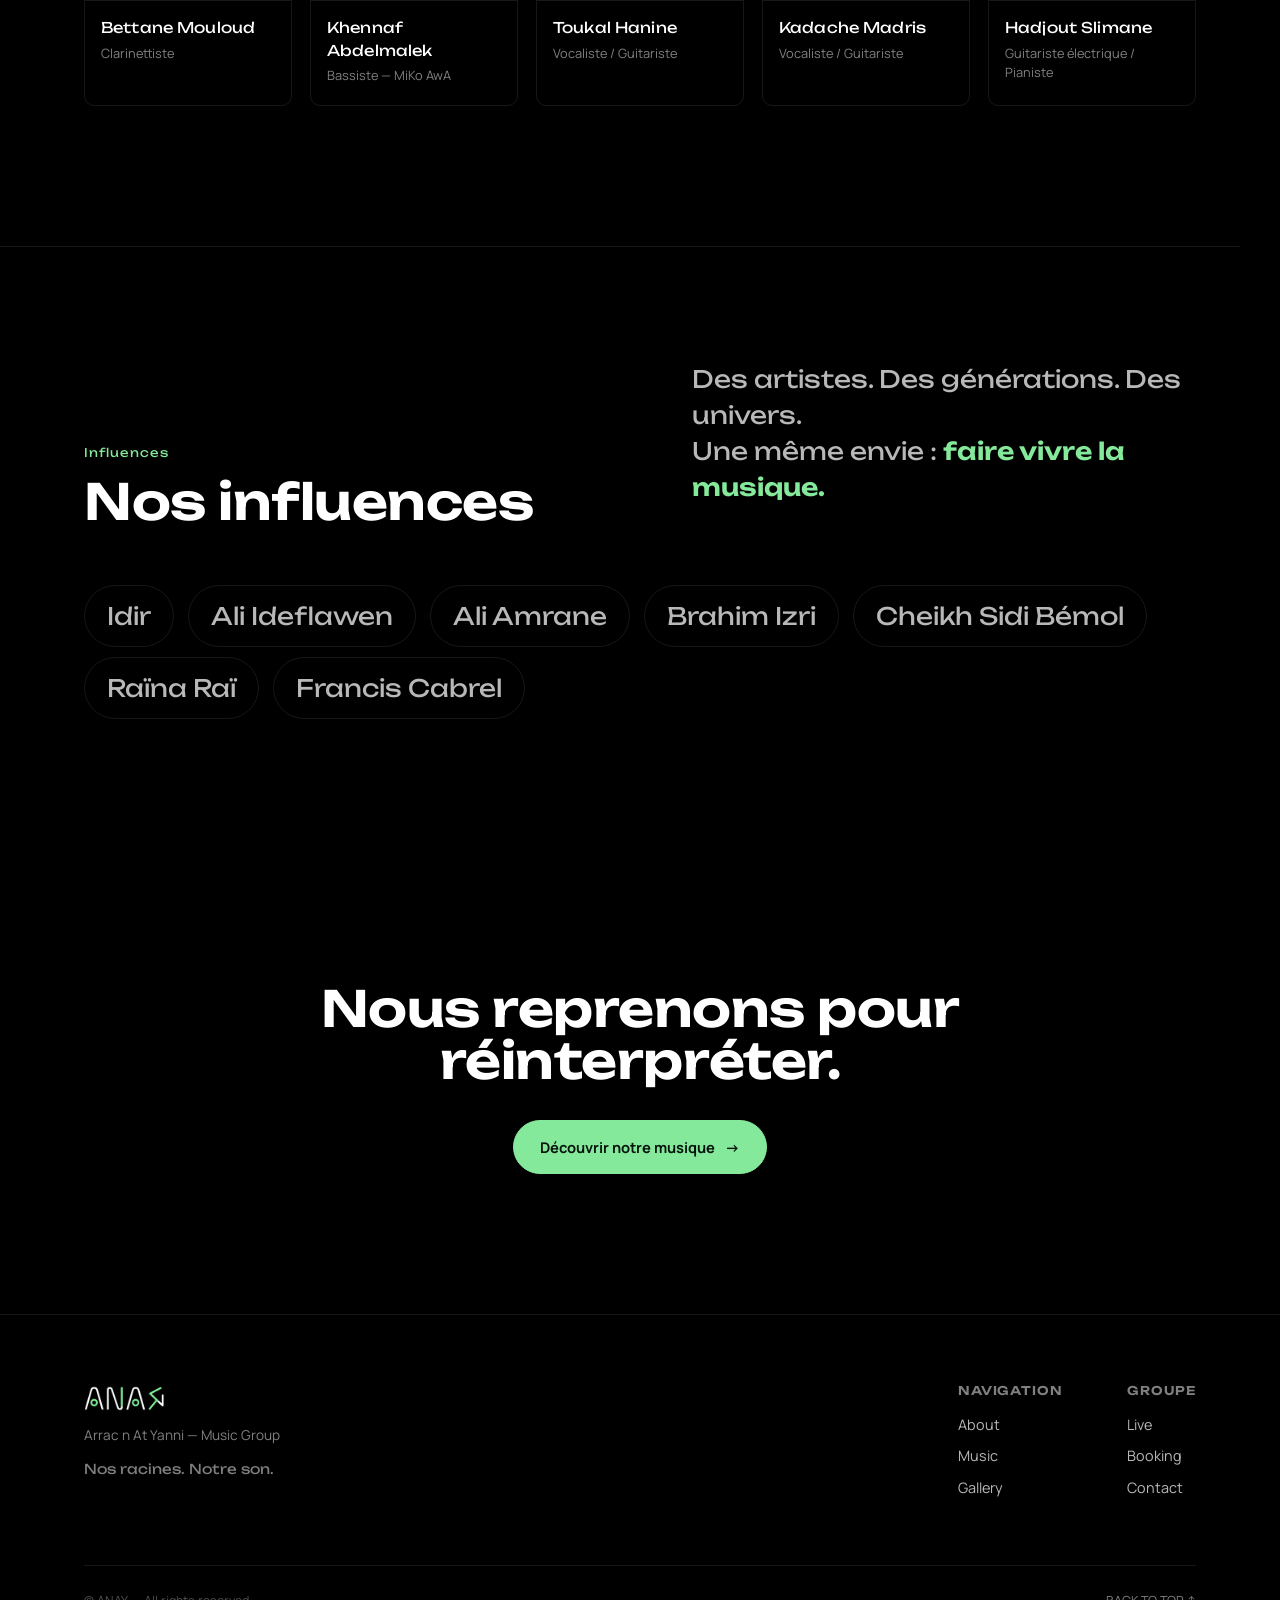
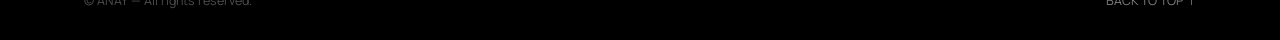
<file: about.html>
<!doctype html>
<html lang="fr">
<head>
<meta charset="UTF-8">
<meta name="viewport" content="width=device-width, initial-scale=1">
<title>À propos — ANAY</title>
<meta name="description" content="L'histoire, la philosophie, les membres et les influences du groupe ANAY.">
<link rel="icon" href="assets/logo-mark.png">
<link rel="stylesheet" href="css/styles.css">
</head>
<body class="is-loaded">

<div class="veil"><img src="assets/logo-mark.png" alt=""></div>

<div class="atmosphere" aria-hidden="true">
  <div class="blob blob-1"></div>
  <div class="blob blob-2"></div>
  <div class="blob blob-3"></div>
  <div class="grain"></div>
</div>

<header class="site-nav">
  <a href="index.html" class="nav-brand" data-transition>
    <img src="assets/logo-mark.png" alt="ANAY">
    <span>ANAY</span>
  </a>
  <nav class="nav-links">
    <a href="index.html#about" data-transition>About</a>
    <a href="index.html#music" data-transition>Music</a>
    <a href="index.html#videos" data-transition>Videos</a>
    <a href="gallery.html" data-transition>Gallery</a>
    <a href="index.html#live" data-transition>Live</a>
    <a href="index.html#booking" data-transition>Booking</a>
    <a href="index.html#contact" data-transition>Contact</a>
  </nav>
  <div class="nav-cta">
    <a href="index.html#booking" class="btn btn-sm" data-transition>Book ANAY</a>
    <button class="nav-toggle" aria-label="Menu">
      <span class="bar"></span><span class="bar"></span><span class="bar"></span>
    </button>
  </div>
</header>

<div class="mobile-menu">
  <ul>
    <li><a href="index.html#about" data-transition>About</a></li>
    <li><a href="index.html#music" data-transition>Music</a></li>
    <li><a href="index.html#videos" data-transition>Videos</a></li>
    <li><a href="gallery.html" data-transition>Gallery</a></li>
    <li><a href="index.html#live" data-transition>Live</a></li>
    <li><a href="index.html#booking" data-transition>Booking</a></li>
    <li><a href="index.html#contact" data-transition>Contact</a></li>
  </ul>
  <div class="mobile-menu-foot">
    <a href="index.html" data-transition>Accueil</a>
  </div>
</div>

<main>

  <section class="subhero">
    <img class="hero-mark" src="assets/logo-mark.png" alt="">
    <p class="hero-fullname" style="opacity:1;transform:none;">ARRAC N AT YANNI</p>
    <h1 class="subhero-title">Plus qu'un groupe.<br>Une histoire.</h1>
    <p class="subhero-kicker">NOUS REPRENONS POUR RÉINTERPRÉTER</p>
  </section>

  <hr class="divider container">

  <!-- STORY -->
  <section class="section" id="story">
    <div class="container">
      <div class="section-head reveal">
        <div>
          <span class="section-num">Notre histoire</span>
          <h2 class="section-title">Une chronologie,<br>pas une ligne droite.</h2>
        </div>
      </div>

      <div class="timeline reveal">
        <div class="timeline-fill"></div>
        <div class="tl-item">
          <div class="tl-date">JANVIER 2023</div>
          <h3 class="tl-title">La rencontre</h3>
          <p class="tl-text">Un groupe de jeunes se réunit sans autre ambition que de partager un espace d'expression commun.</p>
        </div>
        <div class="tl-item">
          <div class="tl-date">2023 — 2025</div>
          <h3 class="tl-title">La construction</h3>
          <p class="tl-text">Répétitions, rencontres et expériences partagées façonnent peu à peu l'identité du groupe.</p>
        </div>
        <div class="tl-item">
          <div class="tl-date">PÉRIODE D'ÉTUDES</div>
          <h3 class="tl-title">Une pause</h3>
          <p class="tl-text">Les parcours de chacun prennent le dessus. ANAY met ses activités entre parenthèses.</p>
        </div>
        <div class="tl-item">
          <div class="tl-date">MAI 2026</div>
          <h3 class="tl-title">Le retour</h3>
          <p class="tl-text">ANAY reprend officiellement ses activités à l'occasion d'un hommage à Idir — Hamid Cheriet.</p>
        </div>
        <div class="tl-item">
          <div class="tl-date">2026</div>
          <h3 class="tl-title">Une nouvelle ère</h3>
          <p class="tl-text">Le groupe retrouve la scène, la musique, et l'envie qui l'a fait naître.</p>
        </div>
      </div>
    </div>
  </section>

  <hr class="divider container">

  <!-- PHILOSOPHY -->
  <section class="section" id="philosophy">
    <div class="container">
      <div class="philosophy reveal">
        <span class="section-num">Notre philosophie</span>
        <h2 class="philo-title">Des racines.<br>Une voix.<br>Un son.</h2>
        <p class="philo-body">
          ANAY évolue entre héritage et modernité. Le groupe puise dans la richesse du patrimoine musical tout en explorant différentes sonorités et influences. Notre <span class="philo-word">répertoire</span> traverse plusieurs générations et plusieurs univers musicaux, avec une place particulière accordée à la musique kabyle et amazighe.
        </p>
        <p class="philo-statement">NOUS REPRENONS POUR RÉINTERPRÉTER.</p>
        <p class="philo-body" style="margin-top:20px;">
          Chaque morceau devient une nouvelle rencontre entre notre <span class="philo-word">génération</span>, notre <span class="philo-word">identité</span> et les œuvres qui nous ont précédés.
        </p>
      </div>
    </div>
  </section>

  <hr class="divider container">

  <!-- MEMBERS -->
  <section class="section" id="members">
    <div class="container">
      <div class="section-head reveal">
        <div>
          <span class="section-num">Le groupe</span>
          <h2 class="section-title">Cinq musiciens</h2>
        </div>
      </div>
      <div class="members-grid reveal-stagger">
        <div class="member-card"><div class="member-photo"><span class="initials">BM</span></div><div class="member-info"><div class="member-name">Bettane Mouloud</div><div class="member-role">Clarinettiste</div></div></div>
        <div class="member-card"><div class="member-photo"><span class="initials">KA</span></div><div class="member-info"><div class="member-name">Khennaf Abdelmalek</div><div class="member-role">Bassiste — MiKo AwA</div></div></div>
        <div class="member-card"><div class="member-photo"><span class="initials">TH</span></div><div class="member-info"><div class="member-name">Toukal Hanine</div><div class="member-role">Vocaliste / Guitariste</div></div></div>
        <div class="member-card"><div class="member-photo"><span class="initials">KM</span></div><div class="member-info"><div class="member-name">Kadache Madris</div><div class="member-role">Vocaliste / Guitariste</div></div></div>
        <div class="member-card"><div class="member-photo"><span class="initials">HS</span></div><div class="member-info"><div class="member-name">Hadjout Slimane</div><div class="member-role">Guitariste électrique / Pianiste</div></div></div>
      </div>
    </div>
  </section>

  <hr class="divider container">

  <!-- INFLUENCES -->
  <section class="section section-tight" id="influences">
    <div class="container">
      <div class="section-head reveal">
        <div>
          <span class="section-num">Influences</span>
          <h2 class="section-title">Nos influences</h2>
        </div>
        <p class="influences-note">Des artistes. Des générations. Des univers.<br>Une même envie&nbsp;: <b>faire vivre la musique.</b></p>
      </div>
      <div class="influences-list reveal-stagger">
        <span class="influence-chip">Idir</span>
        <span class="influence-chip">Ali Ideflawen</span>
        <span class="influence-chip">Ali Amrane</span>
        <span class="influence-chip">Brahim Izri</span>
        <span class="influence-chip">Cheikh Sidi Bémol</span>
        <span class="influence-chip">Raïna Raï</span>
        <span class="influence-chip">Francis Cabrel</span>
      </div>
    </div>
  </section>

  <section class="section center reveal">
    <div class="container">
      <h2 class="section-title" style="margin-inline:auto; max-width:20ch;">Nous reprenons pour réinterpréter.</h2>
      <div class="hero-actions" style="justify-content:center; margin-top:32px;">
        <a href="index.html#music" class="btn btn-primary" data-transition>Découvrir notre musique <span class="arrow">→</span></a>
      </div>
    </div>
  </section>

</main>

<footer class="site-footer">
  <div class="container">
    <div class="footer-top">
      <div class="footer-brand">
        <img src="assets/logo-wordmark.png" alt="ANAY">
        <p>Arrac n At Yanni — Music Group</p>
        <p class="footer-slogan">Nos racines. Notre son.</p>
      </div>
      <div class="footer-cols">
        <div class="footer-col">
          <h4>NAVIGATION</h4>
          <a href="index.html#about" data-transition>About</a>
          <a href="index.html#music" data-transition>Music</a>
          <a href="gallery.html" data-transition>Gallery</a>
        </div>
        <div class="footer-col">
          <h4>GROUPE</h4>
          <a href="index.html#live" data-transition>Live</a>
          <a href="index.html#booking" data-transition>Booking</a>
          <a href="index.html#contact" data-transition>Contact</a>
        </div>
      </div>
    </div>
    <div class="footer-bottom">
      <span>© ANAY — All rights reserved.</span>
      <a href="#top" class="to-top">BACK TO TOP ↑</a>
    </div>
  </div>
</footer>

<script src="js/main.js"></script>
</body>
</html>
</file>
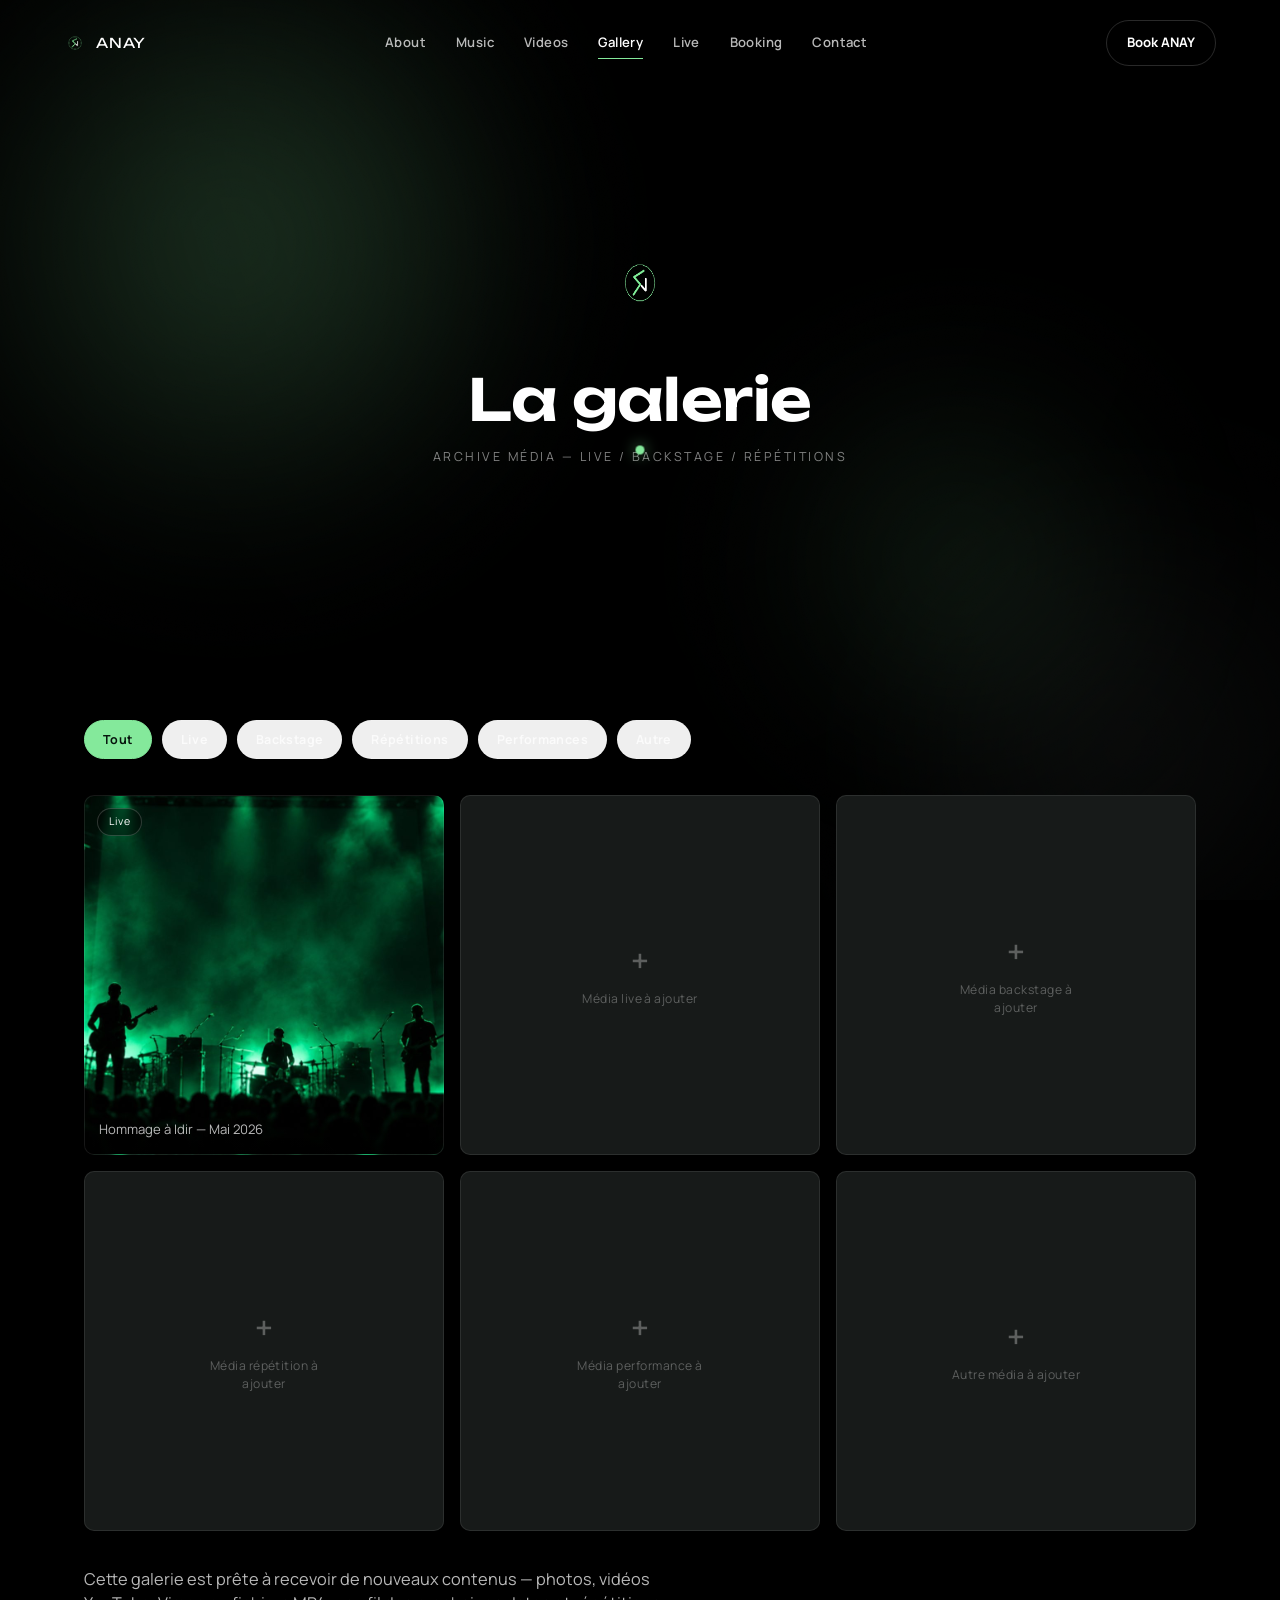
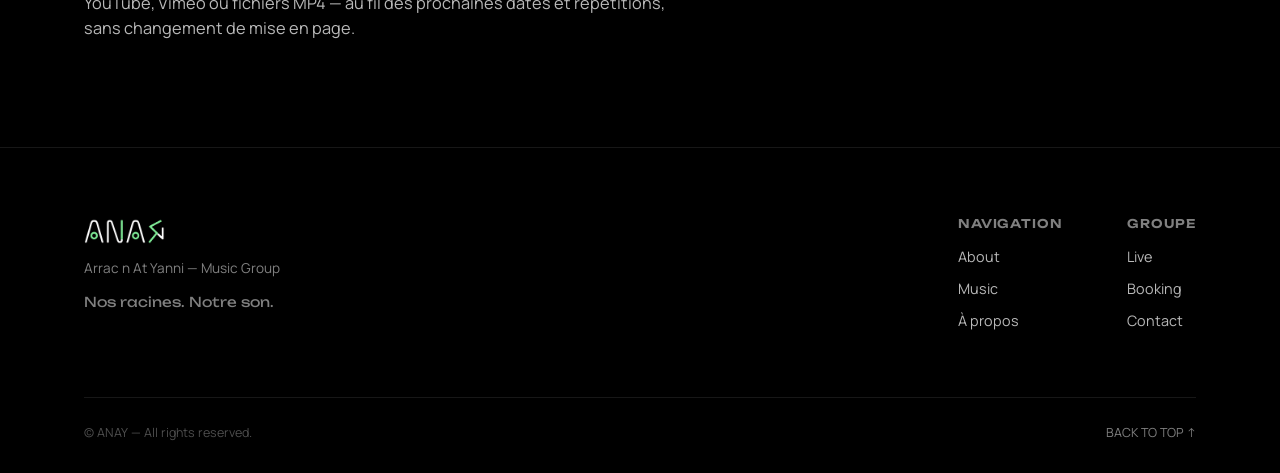
<file: gallery.html>
<!doctype html>
<html lang="fr">
<head>
<meta charset="UTF-8">
<meta name="viewport" content="width=device-width, initial-scale=1">
<title>Gallery — ANAY</title>
<meta name="description" content="Archive média du groupe ANAY — live, backstage, répétitions.">
<link rel="icon" href="assets/logo-mark.png">
<link rel="stylesheet" href="css/styles.css">
</head>
<body class="is-loaded">

<div class="veil"><img src="assets/logo-mark.png" alt=""></div>

<div class="atmosphere" aria-hidden="true">
  <div class="blob blob-1"></div>
  <div class="blob blob-2"></div>
  <div class="blob blob-3"></div>
  <div class="grain"></div>
</div>

<header class="site-nav">
  <a href="index.html" class="nav-brand" data-transition>
    <img src="assets/logo-mark.png" alt="ANAY">
    <span>ANAY</span>
  </a>
  <nav class="nav-links">
    <a href="index.html#about" data-transition>About</a>
    <a href="index.html#music" data-transition>Music</a>
    <a href="index.html#videos" data-transition>Videos</a>
    <a href="gallery.html" class="is-active">Gallery</a>
    <a href="index.html#live" data-transition>Live</a>
    <a href="index.html#booking" data-transition>Booking</a>
    <a href="index.html#contact" data-transition>Contact</a>
  </nav>
  <div class="nav-cta">
    <a href="index.html#booking" class="btn btn-sm" data-transition>Book ANAY</a>
    <button class="nav-toggle" aria-label="Menu">
      <span class="bar"></span><span class="bar"></span><span class="bar"></span>
    </button>
  </div>
</header>

<div class="mobile-menu">
  <ul>
    <li><a href="index.html#about" data-transition>About</a></li>
    <li><a href="index.html#music" data-transition>Music</a></li>
    <li><a href="index.html#videos" data-transition>Videos</a></li>
    <li><a href="gallery.html" data-transition>Gallery</a></li>
    <li><a href="index.html#live" data-transition>Live</a></li>
    <li><a href="index.html#booking" data-transition>Booking</a></li>
    <li><a href="index.html#contact" data-transition>Contact</a></li>
  </ul>
  <div class="mobile-menu-foot">
    <a href="index.html" data-transition>Accueil</a>
  </div>
</div>

<main>
  <section class="subhero">
    <img class="hero-mark" src="assets/logo-mark.png" alt="">
    <h1 class="subhero-title">La galerie</h1>
    <p class="subhero-kicker">ARCHIVE MÉDIA — LIVE / BACKSTAGE / RÉPÉTITIONS</p>
  </section>

  <section class="section section-tight">
    <div class="container">
      <div class="gallery-filters reveal">
        <button class="filter-chip is-active" data-filter="all">Tout</button>
        <button class="filter-chip" data-filter="live">Live</button>
        <button class="filter-chip" data-filter="backstage">Backstage</button>
        <button class="filter-chip" data-filter="rehearsals">Répétitions</button>
        <button class="filter-chip" data-filter="performances">Performances</button>
        <button class="filter-chip" data-filter="other">Autre</button>
      </div>

      <div class="gallery-grid reveal-stagger">
        <div class="gallery-card" data-cat="live" style="background-image:url('assets/stage.jpg')">
          <span class="tag">Live</span>
          <span class="cap">Hommage à Idir — Mai 2026</span>
        </div>

        <div class="gallery-card is-empty" data-cat="live">
          <span class="plus">+</span>
          <span class="label">Média live à ajouter</span>
        </div>
        <div class="gallery-card is-empty" data-cat="backstage">
          <span class="plus">+</span>
          <span class="label">Média backstage à ajouter</span>
        </div>
        <div class="gallery-card is-empty" data-cat="rehearsals">
          <span class="plus">+</span>
          <span class="label">Média répétition à ajouter</span>
        </div>
        <div class="gallery-card is-empty" data-cat="performances">
          <span class="plus">+</span>
          <span class="label">Média performance à ajouter</span>
        </div>
        <div class="gallery-card is-empty" data-cat="other">
          <span class="plus">+</span>
          <span class="label">Autre média à ajouter</span>
        </div>
      </div>

      <p class="section-lede" style="margin-top:36px; max-width:60ch;">
        Cette galerie est prête à recevoir de nouveaux contenus — photos, vidéos YouTube, Vimeo ou fichiers MP4 — au fil des prochaines dates et répétitions, sans changement de mise en page.
      </p>
    </div>
  </section>
</main>

<footer class="site-footer">
  <div class="container">
    <div class="footer-top">
      <div class="footer-brand">
        <img src="assets/logo-wordmark.png" alt="ANAY">
        <p>Arrac n At Yanni — Music Group</p>
        <p class="footer-slogan">Nos racines. Notre son.</p>
      </div>
      <div class="footer-cols">
        <div class="footer-col">
          <h4>NAVIGATION</h4>
          <a href="index.html#about" data-transition>About</a>
          <a href="index.html#music" data-transition>Music</a>
          <a href="about.html" data-transition>À propos</a>
        </div>
        <div class="footer-col">
          <h4>GROUPE</h4>
          <a href="index.html#live" data-transition>Live</a>
          <a href="index.html#booking" data-transition>Booking</a>
          <a href="index.html#contact" data-transition>Contact</a>
        </div>
      </div>
    </div>
    <div class="footer-bottom">
      <span>© ANAY — All rights reserved.</span>
      <a href="#top" class="to-top">BACK TO TOP ↑</a>
    </div>
  </div>
</footer>

<script src="js/main.js"></script>
</body>
</html>
</file>
<file: css/styles.css>
/* ================================================================
   ANAY — ARRAC N AT YANNI — Design system
   Dark minimalism × contemporary Amazigh identity
   ================================================================ */

@import url('https://fonts.googleapis.com/css2?family=Unbounded:wght@400;500;600;700;800&family=Manrope:wght@400;500;600;700;800&display=swap');

:root{
  /* --- brand tokens, drawn from the ANAY mark --- */
  --c-black:#000000;
  --c-charcoal:#171A19;
  --c-charcoal-2:#20241f;
  --c-white:#FFFFFF;
  --c-mint:#84E99B;
  --c-mint-deep:#4CBE72;
  --c-mint-dim:#3d5a45;

  --ink-100:#FFFFFF;
  --ink-72:rgba(255,255,255,.72);
  --ink-50:rgba(255,255,255,.5);
  --ink-30:rgba(255,255,255,.3);
  --hair:rgba(255,255,255,.09);
  --hair-strong:rgba(255,255,255,.16);
  --mint-hair:rgba(132,233,155,.4);
  --mint-glow:rgba(132,233,155,.28);

  --f-display:'Unbounded', sans-serif;
  --f-body:'Manrope', sans-serif;

  --container: 1240px;
  --gutter: clamp(20px, 5vw, 64px);

  --ease: cubic-bezier(.16,.84,.44,1);
  --dur-fast: .25s;
  --dur-med: .5s;
  --dur-slow: .9s;

  --radius-s: 4px;
  --radius-m: 10px;
}

*,*::before,*::after{ box-sizing:border-box; }
html{ scroll-behavior:smooth; }
html,body{
  background:var(--c-black);
  color:var(--ink-100);
  margin:0; padding:0;
  overflow-x:hidden;
  width:100%;
}
body{
  font-family:var(--f-body);
  font-weight:400;
  line-height:1.5;
  font-size:16px;
  -webkit-font-smoothing:antialiased;
  cursor:default;
}
img{ max-width:100%; display:block; }
a{ color:inherit; text-decoration:none; }
ul{ margin:0; padding:0; list-style:none; }
button{ font-family:inherit; cursor:pointer; }
svg{ display:block; }

::selection{ background:var(--c-mint); color:var(--c-black); }

h1,h2,h3,h4{
  font-family:var(--f-display);
  font-weight:600;
  margin:0;
  line-height:1.06;
  letter-spacing:-.01em;
}

.container{
  max-width:var(--container);
  margin-inline:auto;
  padding-inline:var(--gutter);
}

.eyebrow-num{
  font-family:var(--f-display);
  font-size:.75rem;
  color:var(--c-mint);
  letter-spacing:.08em;
}

/* ---------------------------------------------------------------
   Custom cursor (desktop only)
--------------------------------------------------------------- */
.cursor-dot{
  position:fixed; top:0; left:0;
  width:9px; height:9px;
  border-radius:50%;
  background:var(--c-mint);
  box-shadow:0 0 14px 3px var(--mint-glow);
  pointer-events:none;
  z-index:9999;
  transform:translate(-50%,-50%);
  transition:width .25s var(--ease), height .25s var(--ease), background .25s var(--ease), box-shadow .25s var(--ease);
  will-change:transform;
  display:none;
}
.cursor-label{
  position:fixed; top:0; left:0;
  transform:translate(-50%,-50%);
  pointer-events:none;
  z-index:9999;
  font-family:var(--f-display);
  font-size:.65rem;
  letter-spacing:.12em;
  color:var(--c-black);
  background:var(--c-mint);
  padding:6px 12px;
  border-radius:99px;
  opacity:0;
  transition:opacity .2s var(--ease);
  white-space:nowrap;
  display:none;
}
.has-fine-pointer .cursor-dot,
.has-fine-pointer .cursor-label{ display:block; }
.has-fine-pointer{ cursor:none; }
.has-fine-pointer a, .has-fine-pointer button{ cursor:none; }

.cursor-dot.is-hover{ width:38px; height:38px; background:transparent; border:1.5px solid var(--c-mint); }
.cursor-dot.is-active-label{ opacity:0; }
.cursor-label.is-visible{ opacity:1; }

/* ---------------------------------------------------------------
   Atmospheric animated background
--------------------------------------------------------------- */
.atmosphere{
  position:fixed; inset:0;
  z-index:0;
  overflow:hidden;
  background:var(--c-black);
  pointer-events:none;
}
.atmosphere::after{
  content:"";
  position:absolute; inset:0;
  background:radial-gradient(ellipse at 50% 0%, rgba(0,0,0,0) 0%, rgba(0,0,0,.55) 100%);
}
.blob{
  position:absolute;
  border-radius:50%;
  filter:blur(70px);
  will-change:transform, opacity;
  transform:translate(var(--mx,0), var(--my,0));
}
.blob-1{
  width:52vw; height:52vw; max-width:800px; max-height:800px;
  top:-10%; left:-8%;
  background:radial-gradient(circle, rgba(132,233,155,.30) 0%, rgba(132,233,155,0) 70%);
  animation: drift1 26s ease-in-out infinite alternate;
}
.blob-2{
  width:44vw; height:44vw; max-width:680px; max-height:680px;
  bottom:-14%; right:-10%;
  background:radial-gradient(circle, rgba(23,26,25,.9) 0%, rgba(23,26,25,0) 72%);
  animation: drift2 32s ease-in-out infinite alternate;
}
.blob-3{
  width:34vw; height:34vw; max-width:520px; max-height:520px;
  top:38%; left:58%;
  background:radial-gradient(circle, rgba(132,233,155,.16) 0%, rgba(132,233,155,0) 70%);
  animation: drift3 21s ease-in-out infinite alternate;
}
@keyframes drift1{
  0%{ transform:translate(calc(-4% + var(--mx,0)), calc(-2% + var(--my,0))) scale(1); opacity:.75;}
  50%{ transform:translate(calc(6% + var(--mx,0)), calc(4% + var(--my,0))) scale(1.12); opacity:.55;}
  100%{ transform:translate(calc(-2% + var(--mx,0)), calc(6% + var(--my,0))) scale(.96); opacity:.8;}
}
@keyframes drift2{
  0%{ transform:translate(calc(2% + var(--mx,0)), calc(-3% + var(--my,0))) scale(1); opacity:.6;}
  50%{ transform:translate(calc(-6% + var(--mx,0)), calc(3% + var(--my,0))) scale(1.15); opacity:.85;}
  100%{ transform:translate(calc(4% + var(--mx,0)), calc(-4% + var(--my,0))) scale(1); opacity:.5;}
}
@keyframes drift3{
  0%{ transform:translate(calc(-3% + var(--mx,0)), calc(2% + var(--my,0))) scale(1); opacity:.5;}
  50%{ transform:translate(calc(5% + var(--mx,0)), calc(-5% + var(--my,0))) scale(1.2); opacity:.3;}
  100%{ transform:translate(calc(-4% + var(--mx,0)), calc(4% + var(--my,0))) scale(.9); opacity:.55;}
}
.grain{
  position:absolute; inset:0;
  opacity:.035;
  background-image:url("data:image/svg+xml,%3Csvg xmlns='http://www.w3.org/2000/svg' width='120' height='120'%3E%3Cfilter id='n'%3E%3CfeTurbulence type='fractalNoise' baseFrequency='0.9' numOctaves='2' stitchTiles='stitch'/%3E%3C/filter%3E%3Crect width='100%25' height='100%25' filter='url(%23n)'/%3E%3C/svg%3E");
  mix-blend-mode:overlay;
}

main, header, footer{ position:relative; z-index:1; }

/* ---------------------------------------------------------------
   Buttons
--------------------------------------------------------------- */
.btn{
  --btn-x: 0px;
  position:relative;
  display:inline-flex;
  align-items:center;
  gap:10px;
  font-family:var(--f-body);
  font-weight:700;
  font-size:.92rem;
  padding:15px 26px;
  border-radius:99px;
  border:1px solid var(--hair-strong);
  background:transparent;
  color:var(--ink-100);
  transition:border-color var(--dur-fast) var(--ease), background var(--dur-fast) var(--ease), transform var(--dur-fast) var(--ease), box-shadow var(--dur-fast) var(--ease);
  transform:translate(var(--btn-x,0),0);
}
.btn .arrow{ display:inline-block; transition:transform .3s var(--ease); }
.btn:hover{
  border-color:var(--mint-hair);
  box-shadow:0 0 24px -4px var(--mint-glow);
}
.btn:hover .arrow{ transform:translateX(6px); }
.btn-primary{
  background:var(--c-mint);
  color:#06130c;
  border-color:var(--c-mint);
}
.btn-primary:hover{
  background:#98f0ab;
  box-shadow:0 0 30px -2px var(--mint-glow);
}
.btn-ghost{ }
.btn-sm{ padding:12px 20px; font-size:.82rem; }

/* ---------------------------------------------------------------
   Navigation
--------------------------------------------------------------- */
.site-nav{
  position:fixed; top:0; left:0; right:0;
  z-index:200;
  padding:20px var(--gutter);
  display:flex; align-items:center; justify-content:space-between;
  background:transparent;
  border-bottom:1px solid transparent;
  transition:background var(--dur-fast) var(--ease), border-color var(--dur-fast) var(--ease), backdrop-filter var(--dur-fast) var(--ease), padding var(--dur-fast) var(--ease);
}
.site-nav.is-scrolled{
  background:rgba(5,7,6,.66);
  backdrop-filter:blur(14px) saturate(140%);
  -webkit-backdrop-filter:blur(14px) saturate(140%);
  border-bottom:1px solid var(--hair);
  padding-block:14px;
}
.nav-brand{ display:flex; align-items:center; gap:10px; }
.nav-brand img{ height:22px; width:auto; }
.nav-brand span{ font-family:var(--f-display); font-size:.85rem; letter-spacing:.06em; }

.nav-links{ display:flex; gap:2px; align-items:center; }
.nav-links a{
  position:relative;
  padding:8px 14px;
  font-size:.82rem;
  font-weight:600;
  letter-spacing:.03em;
  color:var(--ink-72);
  transition:color var(--dur-fast) var(--ease);
}
.nav-links a::after{
  content:"";
  position:absolute; left:14px; right:14px; bottom:2px;
  height:1px; background:var(--c-mint);
  transform:scaleX(0); transform-origin:left;
  transition:transform var(--dur-fast) var(--ease);
}
.nav-links a:hover, .nav-links a.is-active{ color:var(--ink-100); }
.nav-links a:hover::after, .nav-links a.is-active::after{ transform:scaleX(1); }

.nav-cta{ display:flex; align-items:center; gap:10px; }
.nav-toggle{
  display:none;
  width:44px; height:44px;
  border-radius:50%;
  border:1px solid var(--hair-strong);
  background:transparent;
  color:var(--ink-100);
  align-items:center; justify-content:center;
  position:relative;
  z-index:210;
}
.nav-toggle .bar{
  position:absolute; left:13px; width:18px; height:1.5px; background:currentColor;
  transition:transform .3s var(--ease), opacity .2s var(--ease), top .3s var(--ease);
}
.nav-toggle .bar:nth-child(1){ top:17px; }
.nav-toggle .bar:nth-child(2){ top:23px; }
.nav-toggle .bar:nth-child(3){ top:29px; }
.nav-toggle.is-open .bar:nth-child(1){ top:22px; transform:rotate(45deg); }
.nav-toggle.is-open .bar:nth-child(2){ opacity:0; }
.nav-toggle.is-open .bar:nth-child(3){ top:22px; transform:rotate(-45deg); }

.mobile-menu{
  position:fixed; inset:0;
  z-index:190;
  background:var(--c-black);
  display:flex; flex-direction:column;
  justify-content:center;
  padding:32px var(--gutter);
  transform:translateY(-100%);
  transition:transform .55s var(--ease);
}
.mobile-menu.is-open{ transform:translateY(0); }
.mobile-menu ul{ display:flex; flex-direction:column; gap:6px; }
.mobile-menu a{
  font-family:var(--f-display);
  font-size:clamp(1.8rem,9vw,2.6rem);
  padding:10px 0;
  color:var(--ink-72);
  opacity:0; transform:translateY(18px);
  transition:opacity .5s var(--ease), transform .5s var(--ease), color .2s var(--ease);
  display:inline-block;
}
.mobile-menu.is-open a{ opacity:1; transform:translateY(0); }
.mobile-menu a:hover{ color:var(--c-mint); }
.mobile-menu-foot{ margin-top:40px; display:flex; gap:18px; }
.mobile-menu-foot a{ font-size:.8rem; color:var(--ink-50); opacity:1; transform:none; }

@media (max-width:900px){
  .nav-links{ display:none; }
  .nav-toggle{ display:flex; }
  .nav-cta .btn{ display:none; }
}

/* ---------------------------------------------------------------
   Marquee
--------------------------------------------------------------- */
.marquee{
  border-top:1px solid var(--hair);
  border-bottom:1px solid var(--hair);
  overflow:hidden;
  padding:18px 0;
  background:var(--c-charcoal);
}
.marquee-track{
  display:flex;
  width:max-content;
  animation:marquee 34s linear infinite;
}
.marquee:hover .marquee-track{ animation-play-state:paused; }
.marquee span{
  font-family:var(--f-display);
  font-size:1rem;
  padding-inline:1.2rem;
  color:var(--ink-50);
  white-space:nowrap;
  display:flex; align-items:center; gap:1.2rem;
}
.marquee span i{ color:var(--c-mint); font-style:normal; }
@keyframes marquee{
  from{ transform:translateX(0); }
  to{ transform:translateX(-50%); }
}

/* ---------------------------------------------------------------
   Hero
--------------------------------------------------------------- */
.hero{
  min-height:100svh;
  display:flex; flex-direction:column;
  align-items:center; justify-content:center;
  text-align:center;
  padding:140px var(--gutter) 80px;
  position:relative;
}
.hero-mark{
  width:64px; height:64px;
  margin-bottom:28px;
  opacity:0; transform:translateY(14px) scale(.94);
}
.hero-wordmark{
  width:min(560px, 78vw);
  margin-bottom:6px;
  opacity:0; transform:translateY(16px) scale(.96);
}
.hero-fullname{
  font-family:var(--f-display);
  font-size:clamp(.85rem, 1.6vw, 1.05rem);
  letter-spacing:.14em;
  color:var(--ink-72);
  margin-top:22px;
  opacity:0; transform:translateY(10px);
}
.hero-kind{
  font-size:.78rem;
  letter-spacing:.24em;
  color:var(--ink-50);
  margin-top:8px;
  opacity:0; transform:translateY(10px);
}
.hero-slogan{
  font-family:var(--f-display);
  font-weight:600;
  font-size:clamp(2rem, 6.5vw, 4.6rem);
  line-height:1.05;
  margin-top:36px;
  opacity:0; transform:translateY(18px);
}
.hero-slogan em{
  font-style:normal;
  color:var(--c-mint);
}
.hero-actions{
  margin-top:44px;
  display:flex; gap:16px; flex-wrap:wrap; justify-content:center;
  opacity:0; transform:translateY(14px);
}
.hero-scroll{
  position:absolute; bottom:28px; left:50%; transform:translateX(-50%);
  display:flex; flex-direction:column; align-items:center; gap:8px;
  font-size:.68rem; letter-spacing:.18em; color:var(--ink-50);
  opacity:0;
}
.hero-scroll .line{ width:1px; height:34px; background:linear-gradient(var(--c-mint), transparent); animation:scrolldrop 1.8s ease-in-out infinite; }
@keyframes scrolldrop{ 0%{opacity:.2} 50%{opacity:1} 100%{opacity:.2} }

/* hero load sequence (JS toggles .is-loaded on body) */
.is-loaded .hero-mark{ opacity:1; transform:none; transition:opacity 1s var(--ease) .1s, transform 1s var(--ease) .1s; }
.is-loaded .hero-wordmark{ opacity:1; transform:none; transition:opacity 1s var(--ease) .35s, transform 1s var(--ease) .35s; }
.is-loaded .hero-fullname{ opacity:1; transform:none; transition:opacity .8s var(--ease) .7s, transform .8s var(--ease) .7s; }
.is-loaded .hero-kind{ opacity:1; transform:none; transition:opacity .8s var(--ease) .85s, transform .8s var(--ease) .85s; }
.is-loaded .hero-slogan{ opacity:1; transform:none; transition:opacity 1s var(--ease) 1.05s, transform 1s var(--ease) 1.05s; }
.is-loaded .hero-actions{ opacity:1; transform:none; transition:opacity .8s var(--ease) 1.4s, transform .8s var(--ease) 1.4s; }
.is-loaded .hero-scroll{ opacity:1; transition:opacity .8s var(--ease) 1.7s; }

/* ---------------------------------------------------------------
   Sections / reveal-on-scroll
--------------------------------------------------------------- */
.section{ padding:min(14vw,140px) 0; position:relative; }
.section-tight{ padding-block:min(9vw,90px); }
.divider{ border:0; border-top:1px solid var(--hair); margin:0; }

.reveal{
  opacity:0; transform:translateY(28px);
  transition:opacity .9s var(--ease), transform .9s var(--ease);
}
.reveal.is-visible{ opacity:1; transform:none; }
.reveal-stagger > *{ opacity:0; transform:translateY(24px); transition:opacity .8s var(--ease), transform .8s var(--ease); }
.reveal-stagger.is-visible > *{ opacity:1; transform:none; }
.reveal-stagger.is-visible > *:nth-child(1){ transition-delay:.02s; }
.reveal-stagger.is-visible > *:nth-child(2){ transition-delay:.10s; }
.reveal-stagger.is-visible > *:nth-child(3){ transition-delay:.18s; }
.reveal-stagger.is-visible > *:nth-child(4){ transition-delay:.26s; }
.reveal-stagger.is-visible > *:nth-child(5){ transition-delay:.34s; }
.reveal-stagger.is-visible > *:nth-child(6){ transition-delay:.42s; }

.section-head{
  display:flex; justify-content:space-between; align-items:flex-end; gap:32px;
  margin-bottom:56px; flex-wrap:wrap;
}
.section-num{ font-family:var(--f-display); font-size:.75rem; color:var(--c-mint); letter-spacing:.08em; margin-bottom:14px; display:block; }
.section-title{ font-size:clamp(1.9rem, 4.3vw, 3.1rem); max-width:16ch; }
.section-lede{ max-width:38ch; color:var(--ink-72); font-size:1.02rem; }

/* ---------------------------------------------------------------
   About
--------------------------------------------------------------- */
.about-grid{ display:grid; grid-template-columns:1fr 1fr; gap:64px; align-items:start; }
.about-copy p{ color:var(--ink-72); font-size:1.02rem; max-width:52ch; margin:0 0 18px; }
.about-copy p:last-of-type{ margin-bottom:28px; }
@media (max-width:860px){ .about-grid{ grid-template-columns:1fr; gap:36px; } }

/* ---------------------------------------------------------------
   Story timeline
--------------------------------------------------------------- */
.timeline{ position:relative; padding-left:34px; }
.timeline::before{
  content:""; position:absolute; left:5px; top:6px; bottom:6px; width:1px;
  background:var(--hair-strong);
}
.timeline-fill{
  position:absolute; left:5px; top:6px; width:1px; height:0%;
  background:linear-gradient(var(--c-mint), var(--c-mint-deep));
  transition:height 1.4s var(--ease);
  box-shadow:0 0 10px var(--mint-glow);
}
.timeline.is-visible .timeline-fill{ height:100%; }
.tl-item{ position:relative; padding-bottom:44px; }
.tl-item:last-child{ padding-bottom:0; }
.tl-item::before{
  content:""; position:absolute; left:-34px; top:4px;
  width:11px; height:11px; border-radius:50%;
  background:var(--c-black); border:2px solid var(--hair-strong);
  transition:border-color .5s var(--ease), background .5s var(--ease), box-shadow .5s var(--ease);
}
.tl-item.is-active::before{ border-color:var(--c-mint); background:var(--c-mint); box-shadow:0 0 12px var(--mint-glow); }
.tl-date{ font-family:var(--f-display); font-size:.85rem; letter-spacing:.04em; color:var(--ink-50); transition:color .5s var(--ease); }
.tl-item.is-active .tl-date{ color:var(--c-mint); }
.tl-title{ font-family:var(--f-display); font-size:1.3rem; margin-top:6px; }
.tl-text{ color:var(--ink-72); margin-top:8px; max-width:52ch; font-size:.98rem; }

.return-panel{
  margin-top:70px;
  border:1px solid var(--hair);
  border-radius:var(--radius-m);
  padding:clamp(28px,4vw,52px);
  background:linear-gradient(160deg, rgba(132,233,155,.05), transparent 60%);
  display:grid; grid-template-columns:auto 1fr; gap:32px; align-items:center;
}
.return-tag{ font-family:var(--f-display); font-size:.72rem; letter-spacing:.1em; color:var(--c-mint); border:1px solid var(--mint-hair); border-radius:99px; padding:8px 16px; white-space:nowrap; }
.return-panel h3{ font-size:1.5rem; margin-bottom:10px; }
.return-panel p{ color:var(--ink-72); max-width:60ch; margin:0; }
@media (max-width:700px){ .return-panel{ grid-template-columns:1fr; } }

/* ---------------------------------------------------------------
   Philosophy
--------------------------------------------------------------- */
.philosophy{ text-align:left; }
.philo-title{
  font-size:clamp(2rem,5.4vw,3.6rem);
  max-width:14ch;
  margin-bottom:34px;
}
.philo-body{ font-size:clamp(1.05rem,2vw,1.3rem); color:var(--ink-72); max-width:62ch; line-height:1.6; }
.philo-word{
  color:var(--ink-100);
  font-weight:700;
  position:relative;
  transition:color .4s var(--ease);
}
.philo-word.is-lit{ color:var(--c-mint); text-shadow:0 0 24px var(--mint-glow); }
.philo-statement{
  font-family:var(--f-display);
  font-size:clamp(1.3rem,3vw,1.9rem);
  color:var(--c-mint);
  margin-top:34px;
}

/* ---------------------------------------------------------------
   Members
--------------------------------------------------------------- */
.members-grid{
  display:grid; grid-template-columns:repeat(5,1fr); gap:18px;
}
@media (max-width:980px){ .members-grid{ grid-template-columns:repeat(2,1fr); } }
@media (max-width:520px){ .members-grid{ grid-template-columns:1fr; } }
.member-card{
  position:relative;
  border:1px solid var(--hair);
  border-radius:var(--radius-m);
  overflow:hidden;
  transition:border-color .4s var(--ease), transform .4s var(--ease);
}
.member-card:hover{ border-color:var(--mint-hair); transform:translateY(-6px); }
.member-photo{
  aspect-ratio:1/1;
  background:var(--c-charcoal);
  position:relative;
  overflow:hidden;
  display:flex; align-items:center; justify-content:center;
}
.member-photo .initials{
  font-family:var(--f-display); font-size:2.4rem; color:var(--ink-30);
  transition:transform .5s var(--ease), color .5s var(--ease);
}
.member-card:hover .initials{ transform:scale(1.08); color:var(--c-mint); }
.member-photo::after{
  content:""; position:absolute; inset:0;
  background:radial-gradient(120% 90% at 50% 120%, rgba(132,233,155,.16), transparent 60%);
  opacity:0; transition:opacity .4s var(--ease);
}
.member-card:hover .member-photo::after{ opacity:1; }
.member-info{ padding:16px 16px 20px; }
.member-name{ font-family:var(--f-display); font-size:.92rem; letter-spacing:.01em; }
.member-role{ font-size:.8rem; color:var(--ink-50); margin-top:4px; }

/* ---------------------------------------------------------------
   Influences
--------------------------------------------------------------- */
.influences-list{ display:flex; flex-wrap:wrap; gap:10px 14px; margin-bottom:34px; }
.influence-chip{
  font-family:var(--f-display);
  font-size:clamp(1rem,2.6vw,1.5rem);
  padding:12px 22px;
  border:1px solid var(--hair);
  border-radius:99px;
  color:var(--ink-72);
  transition:border-color .35s var(--ease), color .35s var(--ease), transform .35s var(--ease);
}
.influence-chip:hover{ border-color:var(--mint-hair); color:var(--c-mint); transform:translateY(-3px); }
.influences-note{ font-family:var(--f-display); font-size:clamp(1.1rem,2.4vw,1.5rem); color:var(--ink-72); max-width:24ch; }
.influences-note b{ color:var(--c-mint); font-weight:600; }

/* ---------------------------------------------------------------
   Repertoire
--------------------------------------------------------------- */
.repertoire-list{ border-top:1px solid var(--hair); }
.rep-item{
  display:grid; grid-template-columns:48px 1fr auto; gap:20px; align-items:center;
  padding:20px 0; border-bottom:1px solid var(--hair);
  transition:padding-left .3s var(--ease);
}
.rep-item:hover{ padding-left:10px; }
.rep-num{ font-family:var(--f-display); color:var(--ink-30); font-size:.85rem; }
.rep-item:hover .rep-num{ color:var(--c-mint); }
.rep-main{ min-width:0; }
.rep-artist{ font-size:.78rem; letter-spacing:.05em; color:var(--ink-50); text-transform:uppercase; }
.rep-song{ font-family:var(--f-display); font-size:clamp(1.05rem,2.4vw,1.35rem); margin-top:4px; }
.rep-tag{
  font-size:.68rem; letter-spacing:.08em; color:var(--c-mint);
  border:1px solid var(--mint-hair); border-radius:99px; padding:6px 12px; white-space:nowrap;
}

/* ---------------------------------------------------------------
   Video switcher (On Stage / Videos)
--------------------------------------------------------------- */
.video-switcher{ }
.video-stage{
  position:relative;
  aspect-ratio:16/9;
  border-radius:var(--radius-m);
  overflow:hidden;
  border:1px solid var(--hair);
  background:var(--c-charcoal);
  margin-bottom:18px;
}
.video-stage-media{
  position:absolute; inset:0;
  background-size:cover; background-position:center;
  transition:opacity .5s var(--ease), transform .6s var(--ease);
}
.video-stage-media.is-leaving{ opacity:0; transform:scale(1.03); }
.video-stage-overlay{
  position:absolute; inset:0;
  background:linear-gradient(180deg, rgba(0,0,0,.05) 0%, rgba(0,0,0,.55) 100%);
  display:flex; flex-direction:column; justify-content:flex-end;
  padding:26px;
}
.video-play{
  position:absolute; top:50%; left:50%; transform:translate(-50%,-50%);
  width:74px; height:74px; border-radius:50%;
  border:1px solid rgba(255,255,255,.5);
  background:rgba(0,0,0,.25);
  backdrop-filter:blur(6px);
  display:flex; align-items:center; justify-content:center;
  transition:transform .3s var(--ease), border-color .3s var(--ease), background .3s var(--ease);
}
.video-stage:hover .video-play{ border-color:var(--c-mint); transform:translate(-50%,-50%) scale(1.08); }
.video-play svg{ width:22px; height:22px; fill:#fff; margin-left:3px; }
.video-meta{ display:flex; align-items:center; justify-content:space-between; gap:16px; }
.video-meta-title{ font-family:var(--f-display); font-size:1.1rem; }
.video-meta-cat{ font-size:.72rem; letter-spacing:.08em; color:var(--c-mint); border:1px solid var(--mint-hair); padding:6px 12px; border-radius:99px; white-space:nowrap; }
.video-note{
  position:absolute; left:26px; top:26px;
  font-size:.68rem; letter-spacing:.1em; color:var(--ink-72);
  background:rgba(0,0,0,.4); border:1px solid var(--hair); padding:6px 12px; border-radius:99px;
  backdrop-filter:blur(4px);
}

.video-thumbs{ display:grid; grid-template-columns:repeat(3,1fr); gap:14px; }
@media (max-width:640px){ .video-thumbs{ grid-template-columns:1fr; } }
.video-thumb{
  position:relative;
  aspect-ratio:16/10;
  border-radius:var(--radius-m);
  overflow:hidden;
  border:1px solid var(--hair);
  background-size:cover; background-position:center;
  background-color:var(--c-charcoal);
  cursor:pointer;
  transition:border-color .3s var(--ease), transform .3s var(--ease);
}
.video-thumb::before{
  content:""; position:absolute; inset:0; background:rgba(0,0,0,.35);
  transition:background .3s var(--ease);
}
.video-thumb:hover{ transform:translateY(-4px); }
.video-thumb:hover::before{ background:rgba(0,0,0,.15); }
.video-thumb.is-active{ border-color:var(--c-mint); box-shadow:0 0 0 1px var(--c-mint), 0 0 24px -4px var(--mint-glow); }
.video-thumb.is-active::before{ background:rgba(132,233,155,.12); }
.video-thumb-label{
  position:absolute; left:12px; bottom:10px; right:12px;
  font-size:.76rem; font-weight:700; color:#fff;
  display:flex; align-items:center; justify-content:space-between; gap:8px;
}
.video-thumb-dot{ width:6px; height:6px; border-radius:50%; background:var(--c-mint); opacity:0; transition:opacity .3s var(--ease); }
.video-thumb.is-active .video-thumb-dot{ opacity:1; }

/* ---------------------------------------------------------------
   Gallery grid (used on gallery.html + section snippet)
--------------------------------------------------------------- */
.gallery-filters{ display:flex; flex-wrap:wrap; gap:10px; margin-bottom:36px; }
.filter-chip{
  font-size:.78rem; font-weight:700; letter-spacing:.03em;
  padding:10px 18px; border-radius:99px; border:1px solid var(--hair);
  color:var(--ink-72); transition:all .3s var(--ease);
}
.filter-chip:hover{ color:var(--ink-100); border-color:var(--hair-strong); }
.filter-chip.is-active{ background:var(--c-mint); color:#06130c; border-color:var(--c-mint); }

.gallery-grid{ display:grid; grid-template-columns:repeat(3,1fr); gap:16px; }
@media (max-width:980px){ .gallery-grid{ grid-template-columns:repeat(2,1fr); } }
@media (max-width:560px){ .gallery-grid{ grid-template-columns:1fr; } }
.gallery-card{
  position:relative; aspect-ratio:1/1; border-radius:var(--radius-m); overflow:hidden;
  border:1px solid var(--hair); background:var(--c-charcoal);
  background-size:cover; background-position:center;
  transition:transform .4s var(--ease), border-color .4s var(--ease);
}
.gallery-card:hover{ transform:translateY(-5px); border-color:var(--mint-hair); }
.gallery-card .tag{
  position:absolute; top:12px; left:12px;
  font-size:.66rem; letter-spacing:.08em; color:#fff;
  background:rgba(0,0,0,.45); border:1px solid rgba(255,255,255,.18);
  padding:5px 11px; border-radius:99px; backdrop-filter:blur(4px);
}
.gallery-card .cap{
  position:absolute; left:0; right:0; bottom:0; padding:14px;
  background:linear-gradient(180deg, transparent, rgba(0,0,0,.75));
  font-size:.82rem; color:var(--ink-72);
}
.gallery-card.is-empty{
  display:flex; align-items:center; justify-content:center; flex-direction:column; gap:10px;
  color:var(--ink-30); text-align:center; padding:20px;
}
.gallery-card.is-empty .plus{ font-family:var(--f-display); font-size:1.6rem; color:var(--ink-30); }
.gallery-card.is-empty span.label{ font-size:.76rem; letter-spacing:.04em; max-width:20ch; }
.gallery-card.is-empty:hover{ border-color:var(--hair-strong); transform:none; }

/* ---------------------------------------------------------------
   Live / Events
--------------------------------------------------------------- */
.live-empty{
  border:1px dashed var(--hair-strong);
  border-radius:var(--radius-m);
  padding:clamp(40px,8vw,90px) 30px;
  text-align:center;
}
.live-empty h3{ font-family:var(--f-display); font-size:clamp(1.4rem,3vw,2rem); margin-bottom:14px; }
.live-empty p{ color:var(--ink-72); max-width:44ch; margin:0 auto; }
.live-empty .mark-float{ width:38px; margin:0 auto 26px; opacity:.6; animation:floaty 6s ease-in-out infinite; }
@keyframes floaty{ 0%,100%{ transform:translateY(0) rotate(0deg);} 50%{ transform:translateY(-10px) rotate(4deg);} }

/* ---------------------------------------------------------------
   Booking form
--------------------------------------------------------------- */
.booking-wrap{ display:grid; grid-template-columns:.85fr 1.15fr; gap:64px; }
@media (max-width:900px){ .booking-wrap{ grid-template-columns:1fr; gap:40px; } }
.booking-copy p{ color:var(--ink-72); max-width:44ch; }
.booking-facts{ margin-top:32px; display:flex; flex-direction:column; gap:14px; }
.booking-fact{ display:flex; gap:12px; align-items:flex-start; font-size:.9rem; color:var(--ink-72); }
.booking-fact .dot{ width:6px; height:6px; border-radius:50%; background:var(--c-mint); margin-top:8px; flex:none; }

.form-grid{ display:grid; grid-template-columns:1fr 1fr; gap:18px; }
@media (max-width:640px){ .form-grid{ grid-template-columns:1fr; } }
.field{ display:flex; flex-direction:column; gap:8px; }
.field.full{ grid-column:1/-1; }
.field label{ font-size:.78rem; letter-spacing:.03em; color:var(--ink-50); }
.field input, .field select, .field textarea{
  background:rgba(255,255,255,.03);
  border:1px solid var(--hair-strong);
  border-radius:var(--radius-s);
  padding:13px 14px;
  color:var(--ink-100);
  font-family:var(--f-body);
  font-size:.94rem;
  transition:border-color .25s var(--ease), background .25s var(--ease), box-shadow .25s var(--ease);
}
.field input::placeholder, .field textarea::placeholder{ color:var(--ink-30); }
.field input:focus, .field select:focus, .field textarea:focus{
  outline:none; border-color:var(--c-mint); background:rgba(132,233,155,.05);
  box-shadow:0 0 0 3px rgba(132,233,155,.12);
}
.field.has-error input, .field.has-error select, .field.has-error textarea{ border-color:#e77b6a; }
.field-error{ font-size:.74rem; color:#e77b6a; min-height:1em; }
.field textarea{ resize:vertical; min-height:110px; }

.form-foot{ display:flex; align-items:center; gap:18px; margin-top:8px; flex-wrap:wrap; }
.form-status{ font-size:.84rem; display:flex; align-items:center; gap:8px; min-height:1.4em; }
.form-status .dot{ width:7px; height:7px; border-radius:50%; }
.form-status.status-idle .dot{ background:var(--ink-30); }
.form-status.status-sending .dot{ background:var(--c-mint); animation:pulse 1s ease-in-out infinite; }
.form-status.status-success .dot{ background:var(--c-mint); }
.form-status.status-error .dot{ background:#e77b6a; }
.form-status.status-sending{ color:var(--c-mint); }
.form-status.status-success{ color:var(--c-mint); }
.form-status.status-error{ color:#e77b6a; }
@keyframes pulse{ 0%,100%{ opacity:1; transform:scale(1);} 50%{ opacity:.4; transform:scale(1.4);} }

.submit-btn[disabled]{ opacity:.6; pointer-events:none; }

/* ---------------------------------------------------------------
   Contact
--------------------------------------------------------------- */
.contact-grid{ display:grid; grid-template-columns:repeat(2,1fr); gap:14px; margin-top:36px; }
@media (max-width:640px){ .contact-grid{ grid-template-columns:1fr; } }
.contact-card{
  border:1px solid var(--hair); border-radius:var(--radius-m);
  padding:20px 22px; display:flex; justify-content:space-between; align-items:center;
  transition:border-color .3s var(--ease);
}
.contact-card:hover{ border-color:var(--mint-hair); }
.contact-card .plat{ font-size:.78rem; letter-spacing:.06em; color:var(--ink-50); }
.contact-card .val{ font-family:var(--f-display); font-size:.95rem; margin-top:4px; color:var(--ink-72); }

/* ---------------------------------------------------------------
   Footer
--------------------------------------------------------------- */
.site-footer{
  border-top:1px solid var(--hair);
  padding:70px 0 30px;
}
.footer-top{ display:flex; justify-content:space-between; gap:40px; flex-wrap:wrap; margin-bottom:56px; }
.footer-brand img{ height:26px; margin-bottom:14px; }
.footer-brand p{ color:var(--ink-50); font-size:.85rem; max-width:26ch; }
.footer-slogan{ font-family:var(--f-display); color:var(--c-mint); margin-top:14px; font-size:.95rem; }
.footer-cols{ display:flex; gap:64px; flex-wrap:wrap; }
.footer-col h4{ font-size:.75rem; letter-spacing:.08em; color:var(--ink-50); margin-bottom:16px; }
.footer-col a{ display:block; font-size:.9rem; color:var(--ink-72); margin-bottom:10px; transition:color .2s var(--ease); }
.footer-col a:hover{ color:var(--c-mint); }
.footer-bottom{ display:flex; justify-content:space-between; align-items:center; gap:20px; flex-wrap:wrap; padding-top:26px; border-top:1px solid var(--hair); font-size:.78rem; color:var(--ink-30); }
.to-top{ display:flex; align-items:center; gap:8px; color:var(--ink-50); font-size:.78rem; transition:color .2s var(--ease); }
.to-top:hover{ color:var(--c-mint); }

/* ---------------------------------------------------------------
   Page transition veil
--------------------------------------------------------------- */
.veil{
  position:fixed; inset:0; z-index:999;
  background:var(--c-black);
  display:flex; align-items:center; justify-content:center;
  transform:translateY(0);
  transition:transform .6s var(--ease);
}
.veil img{ width:56px; opacity:.9; }
.veil.is-hidden{ transform:translateY(-100%); pointer-events:none; }
body.is-leaving .veil{ transform:translateY(0); }

/* ---------------------------------------------------------------
   404
--------------------------------------------------------------- */
.page-404{ min-height:100svh; display:flex; align-items:center; justify-content:center; text-align:center; padding:120px var(--gutter); }
.oh-symbol{ width:120px; margin:0 auto 30px; animation:float404 8s ease-in-out infinite; }
@keyframes float404{ 0%,100%{ transform:translateY(0) rotate(0deg);} 50%{ transform:translateY(-16px) rotate(6deg);} }
.oh-code{ font-family:var(--f-display); font-size:clamp(4rem,14vw,8rem); line-height:1; color:var(--c-mint); text-shadow:0 0 60px var(--mint-glow); }
.oh-title{ font-family:var(--f-display); font-size:clamp(1.4rem,3.4vw,2.1rem); margin-top:10px; }
.oh-sub{ color:var(--ink-72); margin-top:12px; }
.oh-actions{ margin-top:36px; display:flex; gap:16px; justify-content:center; flex-wrap:wrap; }

/* ---------------------------------------------------------------
   Sub-hero (about / gallery pages)
--------------------------------------------------------------- */
.subhero{ min-height:70svh; display:flex; flex-direction:column; align-items:center; justify-content:center; text-align:center; padding:160px var(--gutter) 60px; }
.subhero .hero-mark{ width:52px; }
.subhero-title{ font-size:clamp(2rem,6vw,3.6rem); margin-top:26px; max-width:16ch; }
.subhero-kicker{ font-size:.78rem; letter-spacing:.2em; color:var(--ink-50); margin-top:18px; }

/* ---------------------------------------------------------------
   Utility
--------------------------------------------------------------- */
.text-mint{ color:var(--c-mint); }
.mt-lg{ margin-top:80px; }
.center{ text-align:center; }
.hidden{ display:none !important; }

@media (prefers-reduced-motion: reduce){
  *{ animation-duration:.001ms !important; animation-iteration-count:1 !important; transition-duration:.2s !important; scroll-behavior:auto !important; }
  .blob{ animation:none !important; }
}
</file>
